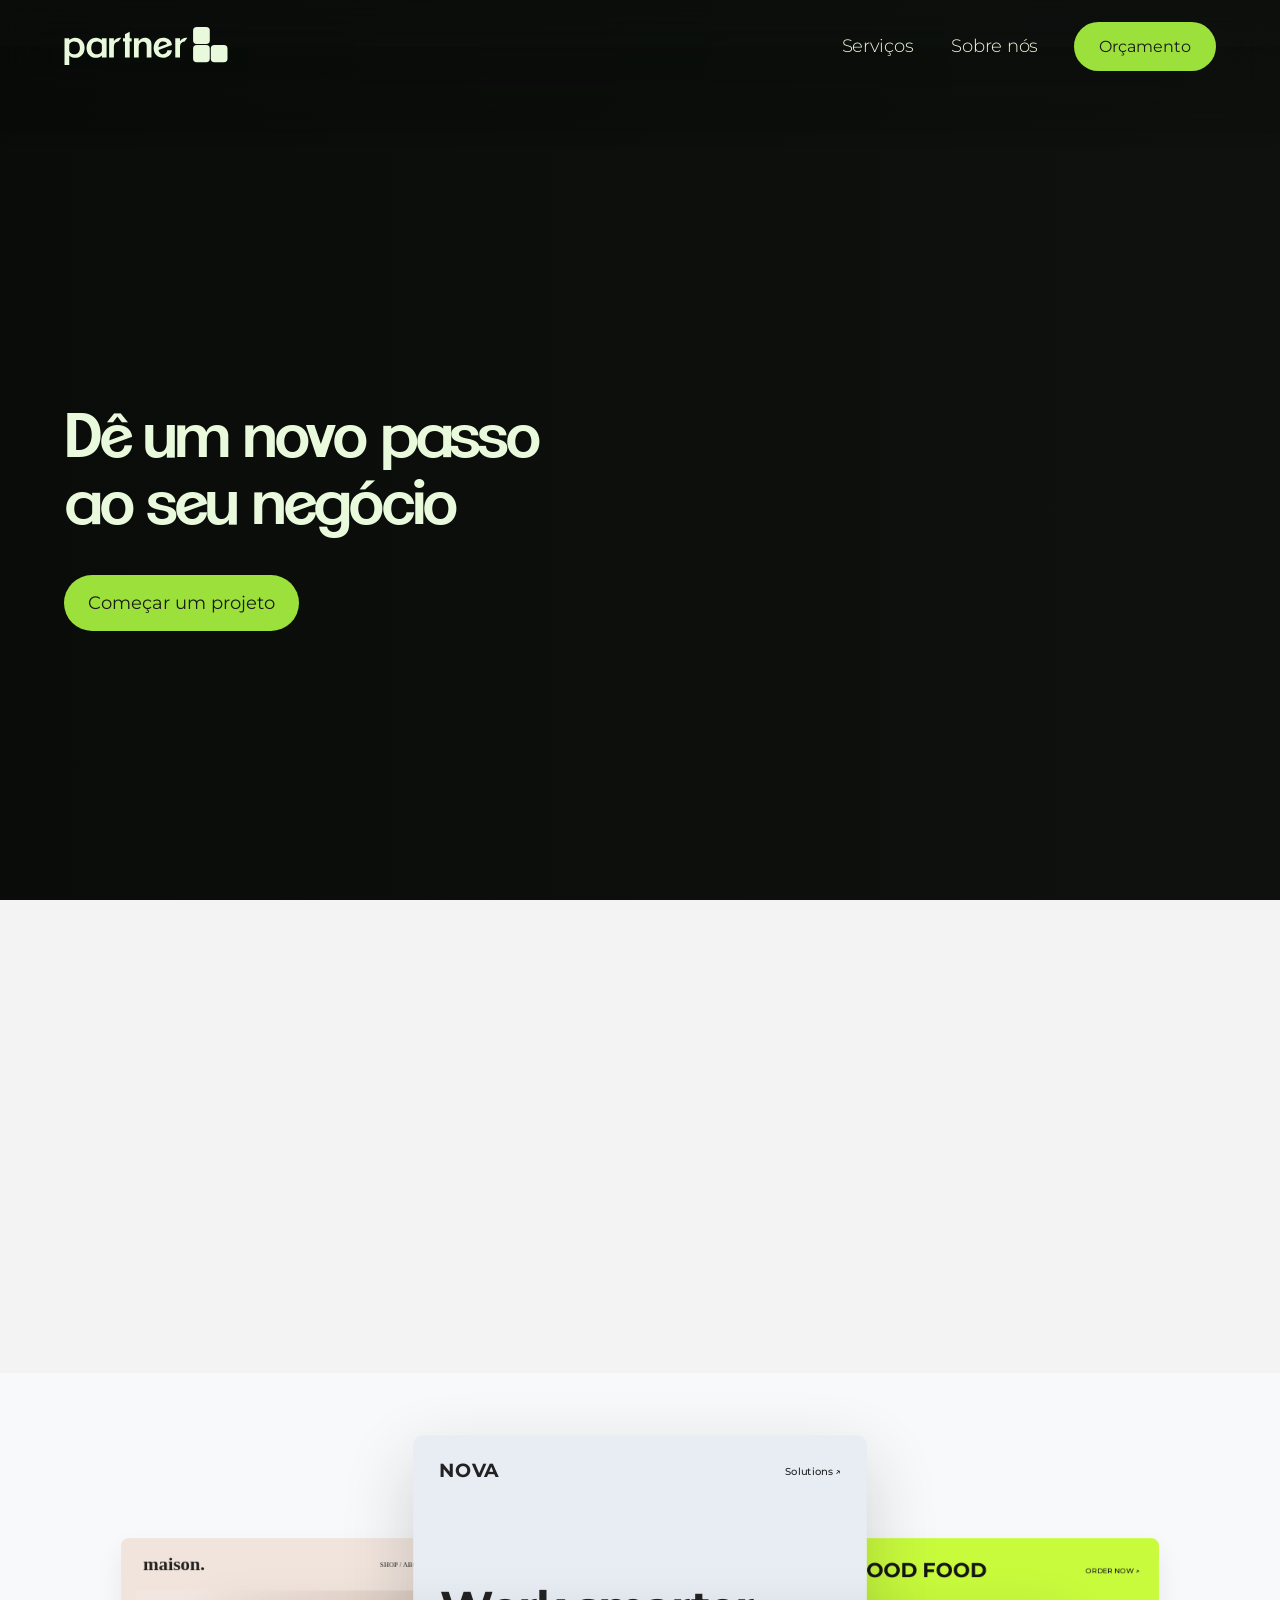
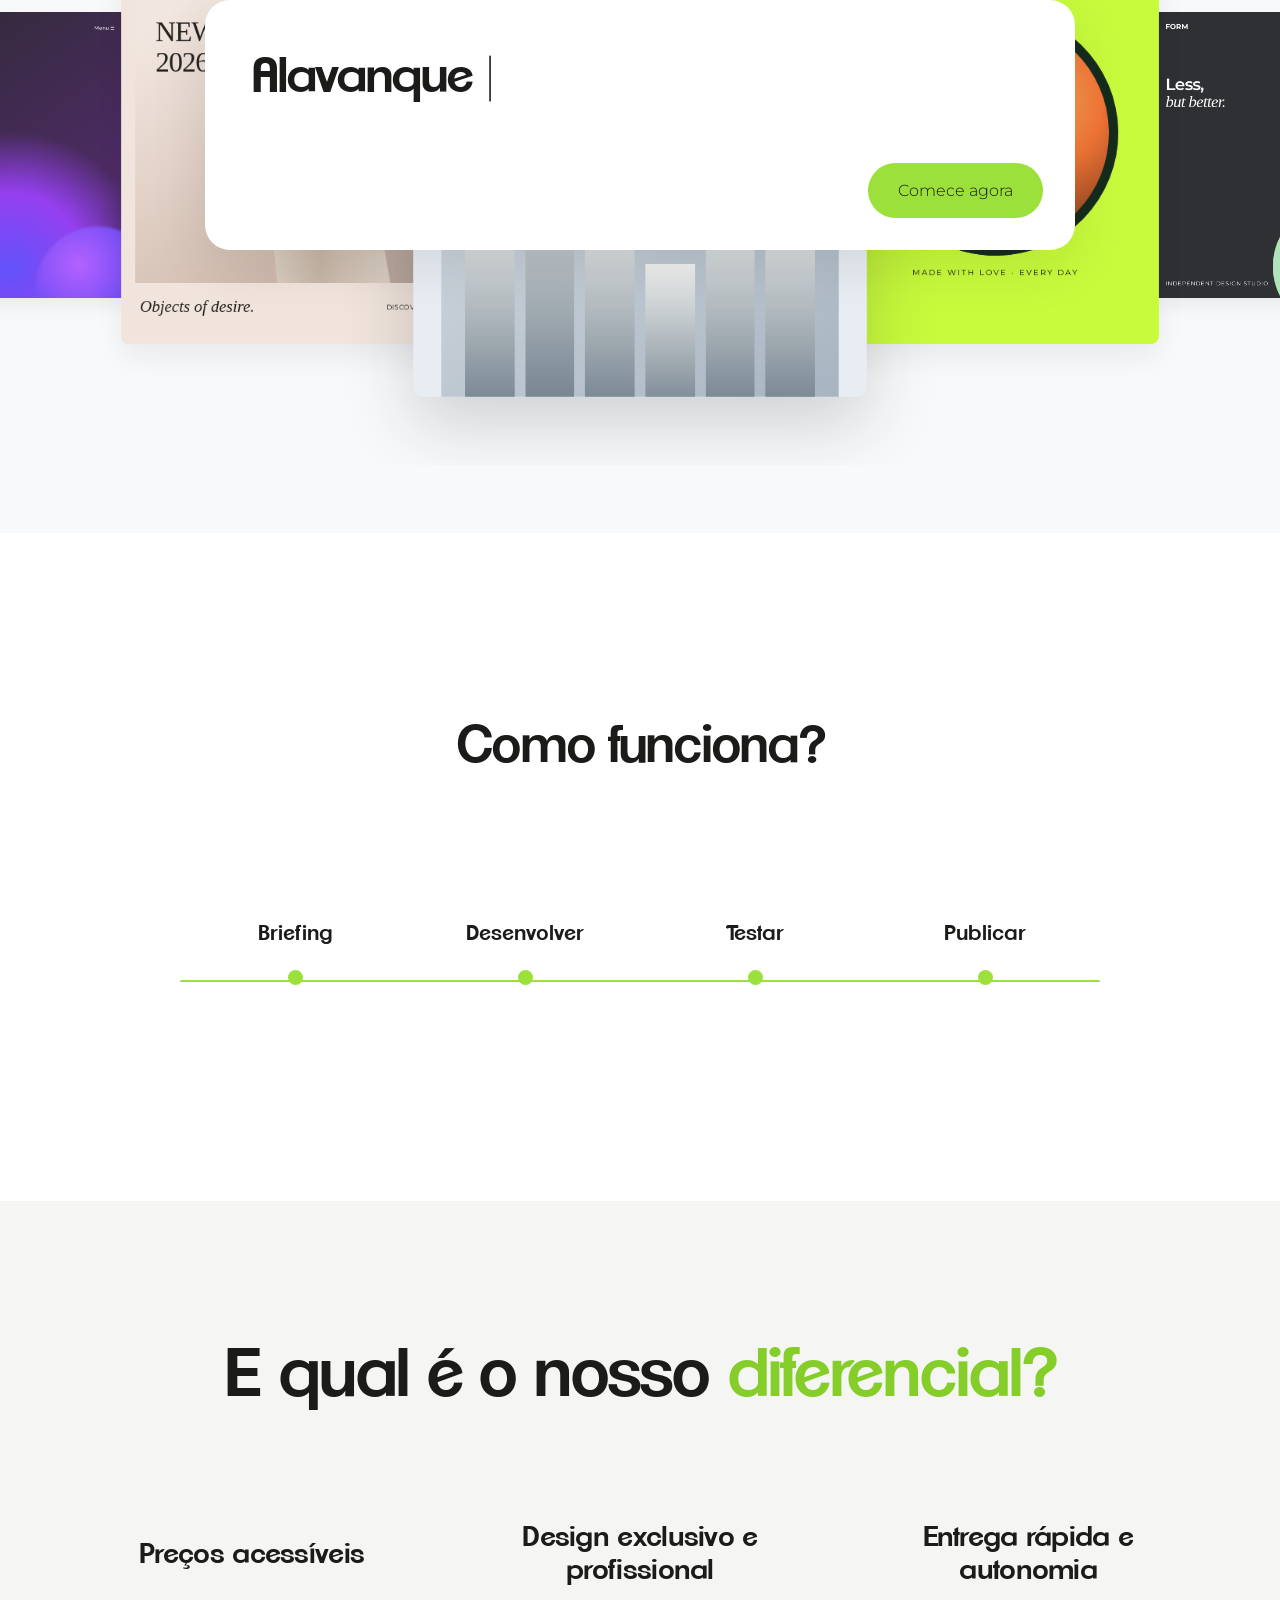
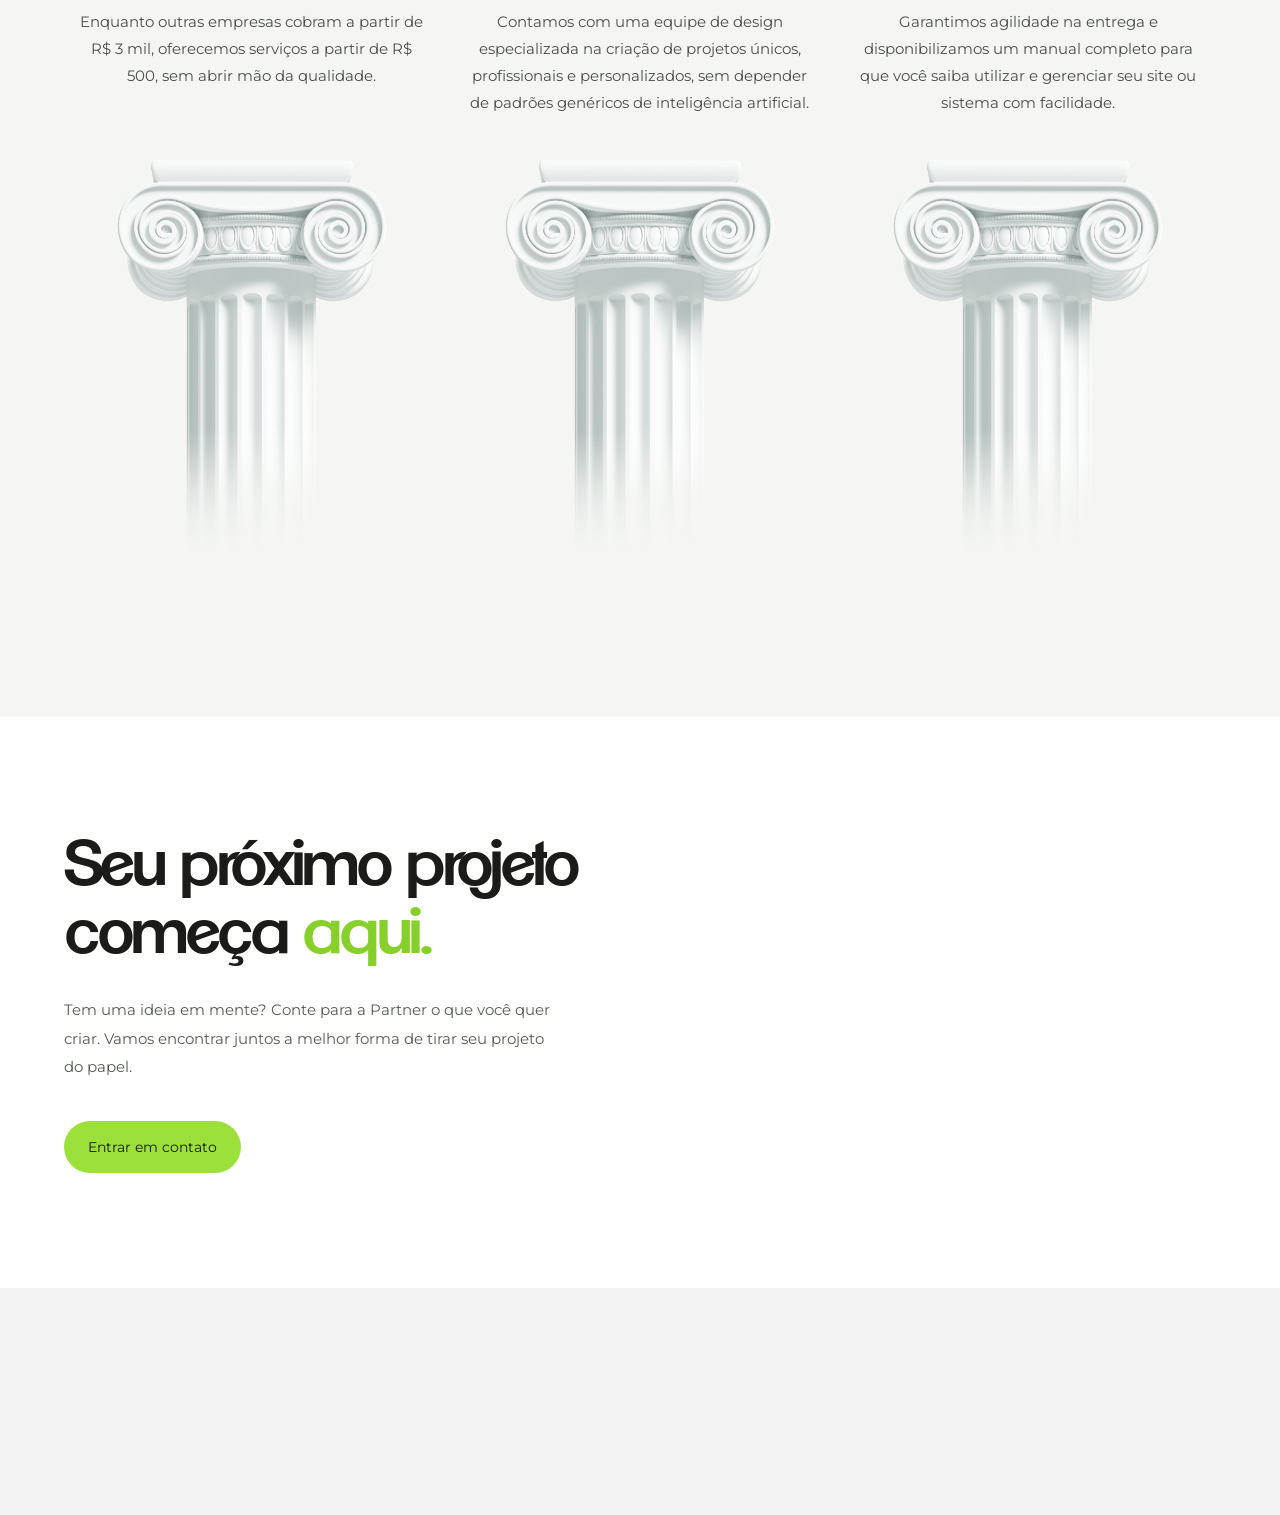
<file: index.html>
<!DOCTYPE html>
<html lang="pt-BR"><head><meta charset="utf-8"/><meta content="width=device-width,initial-scale=1" name="viewport"/><meta content="#1B1B1A" name="theme-color"/><meta content="Partner: sites, lojas virtuais e sistemas personalizados para negócios que querem evoluir." name="description"/><title>Partner | Desenvolvimento de sites e sistemas</title><link href="favicon.svg" rel="icon" type="image/svg+xml"/><link href="styles.css" rel="stylesheet"/></head><body><a class="skip" href="#conteudo">Ir para o conteúdo</a><header class="header wrap"><a aria-label="Partner início" class="brand" href="#inicio"><img alt="Partner" class="brand-logo brand-logo-light" src="logo-claro.svg"/><img alt="" aria-hidden="true" class="brand-logo brand-logo-dark" src="logo-escuro.svg"/></a><nav aria-label="Navegação principal" class="nav" id="nav"><div class="nav-services"><button class="nav-services-trigger" type="button" aria-expanded="false" aria-controls="services-submenu">Serviços </button><div class="services-submenu" id="services-submenu"><a href="landing-pages.html">Landing Pages</a><a href="cardapios-digitais.html">Cardápios Digitais</a><a href="sites.html">Sites</a><a href="ecommerces.html">E-commerces</a><a href="sistemas.html">Sistemas</a></div></div><a href="sobre-nos.html">Sobre nós</a></nav><a class="header-cta" href="#contato">Orçamento</a><button aria-controls="nav" aria-expanded="false" aria-label="Abrir menu" class="menu-toggle">☰</button></header><div class="nav-backdrop" aria-hidden="true"></div><main id="conteudo"><section class="hero wrap" id="inicio"><video aria-hidden="true" autoplay="" class="hero-video" loop="" muted="" playsinline="" preload="metadata"><source src="fundo.mp4" type="video/mp4"/></video><div class="hero-glow glow-a"></div><div class="hero-glow glow-b"></div><div class="hero-content"><h1 class="animated-title">Dê um novo passo<br/>ao seu negócio</h1><div class="actions"><a class="btn btn-lime" href="#contato">Começar um projeto</a></div></div></section><section class="intro wrap section" id="sobre"><div class="intro-grid"><h2 class="animated-title">O digital não precisa ser <span class="soft">complicado.</span> <span class="green-highlight">Nem caro.</span></h2></div><div class="intro-footer"><p>A Partner oferece o menor preço do mercado com o melhor padrão de qualidade em sites e sistemas.</p></div></section><section aria-label="Inspiração de projetos digitais" class="showcase"><div class="showcase-stage"><div class="showcase-track" id="showcase-track"><div class="showcase-preview preview-one"><div class="mini-nav">STUDIO / 01 <span>Menu ☰</span></div><div class="preview-one-main"><small>CREATIVE PORTFOLIO</small><strong>Shape the<br/>future.</strong><span>Explore projects ↗</span></div><div class="preview-one-orb"></div></div><div class="showcase-preview preview-two"><div class="mini-nav">maison. <span>SHOP / ABOUT</span></div><div class="preview-two-art"><div class="fashion-shape"></div><span>NEW COLLECTION<br/>2026</span></div><div class="preview-two-bottom">Objects of desire. <span>DISCOVER ↗</span></div></div><div class="showcase-preview preview-three"><div class="mini-nav">NOVA<span>Solutions ↗</span></div><div class="preview-three-heading">Work smarter.<br/><i>Move faster.</i></div><div class="preview-three-chart"><span></span><span></span><span></span><span></span><span></span><span></span></div><div class="preview-three-foot">Your business, connected.</div></div><div class="showcase-preview preview-four"><div class="mini-nav">GOOD FOOD <span>ORDER NOW ↗</span></div><div class="preview-four-disc"><span>fresh<br/>&amp; bold.</span></div><div class="preview-four-bottom">MADE WITH LOVE · EVERY DAY</div></div><div class="showcase-preview preview-five"><div class="mini-nav">FORM <span>WORK / STUDIO / CONTACT</span></div><div class="preview-five-main">Less,<br/><em>but better.</em></div><div class="preview-five-geometry"></div><div class="preview-five-foot">INDEPENDENT DESIGN STUDIO</div></div></div><div class="showcase-message"><h2 aria-label="Alavanque seu negócio com a Partner" class="showcase-typewriter"><span aria-hidden="true" class="typewriter-text"></span><span aria-hidden="true" class="typewriter-caret">|</span></h2><a class="showcase-cta" href="#contato">Comece agora</a></div></div><div class="showcase-controls"><div class="showcase-buttons"><button aria-label="Ver previews anteriores" id="showcase-prev" type="button"><img alt="" aria-hidden="true" src="volta.svg"/></button><button aria-label="Pausar animação" id="showcase-pause" type="button"><img alt="" aria-hidden="true" src="pause.svg"/></button><button aria-label="Ver próximos previews" id="showcase-next" type="button"><img alt="" aria-hidden="true" src="avanca.svg"/></button></div></div></section><section aria-label="Etapas do nosso processo" class="partner-timeline" id="linha-do-tempo"><h2 class="timeline-section-heading">Como funciona?</h2><div class="timeline-inner"><ol class="timeline-steps"><li class="timeline-step"><button aria-controls="timeline-card" aria-expanded="false" class="timeline-trigger" data-description="Conversamos sobre sua ideia, entendemos as necessidades do negócio e definimos os objetivos do projeto." data-title="Briefing" type="button"><span class="timeline-name">Briefing</span><span aria-hidden="true" class="timeline-dot"></span></button></li><li class="timeline-step"><button aria-controls="timeline-card" aria-expanded="false" class="timeline-trigger" data-description="Criamos a estrutura, o design e as funcionalidades do seu site ou sistema." data-title="Desenvolver" type="button"><span class="timeline-name">Desenvolver</span><span aria-hidden="true" class="timeline-dot"></span></button></li><li class="timeline-step"><button aria-controls="timeline-card" aria-expanded="false" class="timeline-trigger" data-description="Realizamos testes e revisões para garantir uma experiência fluida e funcional." data-title="Testar" type="button"><span class="timeline-name">Testar</span><span aria-hidden="true" class="timeline-dot"></span></button></li><li class="timeline-step"><button aria-controls="timeline-card" aria-expanded="false" class="timeline-trigger" data-description="Colocamos o projeto no ar e entregamos tudo pronto para você começar." data-title="Publicar" type="button"><span class="timeline-name">Publicar</span><span aria-hidden="true" class="timeline-dot"></span></button></li></ol><div aria-hidden="true" class="timeline-line"></div><div class="timeline-detail" hidden="" id="timeline-card"><button aria-label="Fechar explicação" class="timeline-close" type="button">×</button><h2 class="timeline-detail-title"></h2><p class="timeline-detail-description"></p></div></div></section><section aria-labelledby="differentials-heading" class="partner-differentials" id="diferenciais"><div class="differentials-wrap"><div class="differentials-intro"><h2 id="differentials-heading">E qual é o nosso <span>diferencial?</span></h2></div><div class="differentials-grid"><article class="differential-item"><h3>Preços acessíveis</h3><p>Enquanto outras empresas cobram a partir de R$ 3 mil, oferecemos serviços a partir de R$ 500, sem abrir mão da qualidade.</p><img class="differential-pillar" src="pilar.png" alt="" aria-hidden="true" loading="lazy"/></article><article class="differential-item"><h3>Design exclusivo e profissional</h3><p>Contamos com uma equipe de design especializada na criação de projetos únicos, profissionais e personalizados, sem depender de padrões genéricos de inteligência artificial.</p><img class="differential-pillar" src="pilar.png" alt="" aria-hidden="true" loading="lazy"/></article><article class="differential-item"><h3>Entrega rápida e autonomia</h3><p>Garantimos agilidade na entrega e disponibilizamos um manual completo para que você saiba utilizar e gerenciar seu site ou sistema com facilidade.</p><img class="differential-pillar" src="pilar.png" alt="" aria-hidden="true" loading="lazy"/></article></div></div></section><section class="contact wrap partner-contact" id="contato" aria-labelledby="partner-contact-title"><div class="contact-inner"><h2 id="partner-contact-title">Seu próximo projeto começa <span>aqui.</span></h2><p>Tem uma ideia em mente? Conte para a Partner o que você quer criar. Vamos encontrar juntos a melhor forma de tirar seu projeto do papel.</p><a class="btn btn-dark" href="mailto:contato@exemplo.com?subject=Quero%20conversar%20sobre%20um%20projeto" id="contact-link">Entrar em contato</a></div><div class="partner-contact-media"><video class="partner-contact-video" src="partner-contato.mp4" autoplay muted loop playsinline preload="metadata" aria-label="Animação da marca Partner"></video></div></section><footer class="footer wrap"><div class="footer-top"><a class="brand" href="#inicio"><img alt="Partner" class="brand-logo brand-logo-light" src="logo-claro.svg"/><img alt="" aria-hidden="true" class="brand-logo brand-logo-dark" src="logo-escuro.svg"/></a><p>Tecnologia para transformar<br/>o que vem pela frente.</p></div><div class="footer-bottom"><span>© <span id="year"></span> Partner. Todos os direitos reservados.</span><span>Desenvolvimento digital com propósito.</span><a href="#inicio">Voltar ao topo ↑</a></div></footer><script src="script.js"></script></body></html>
</file>
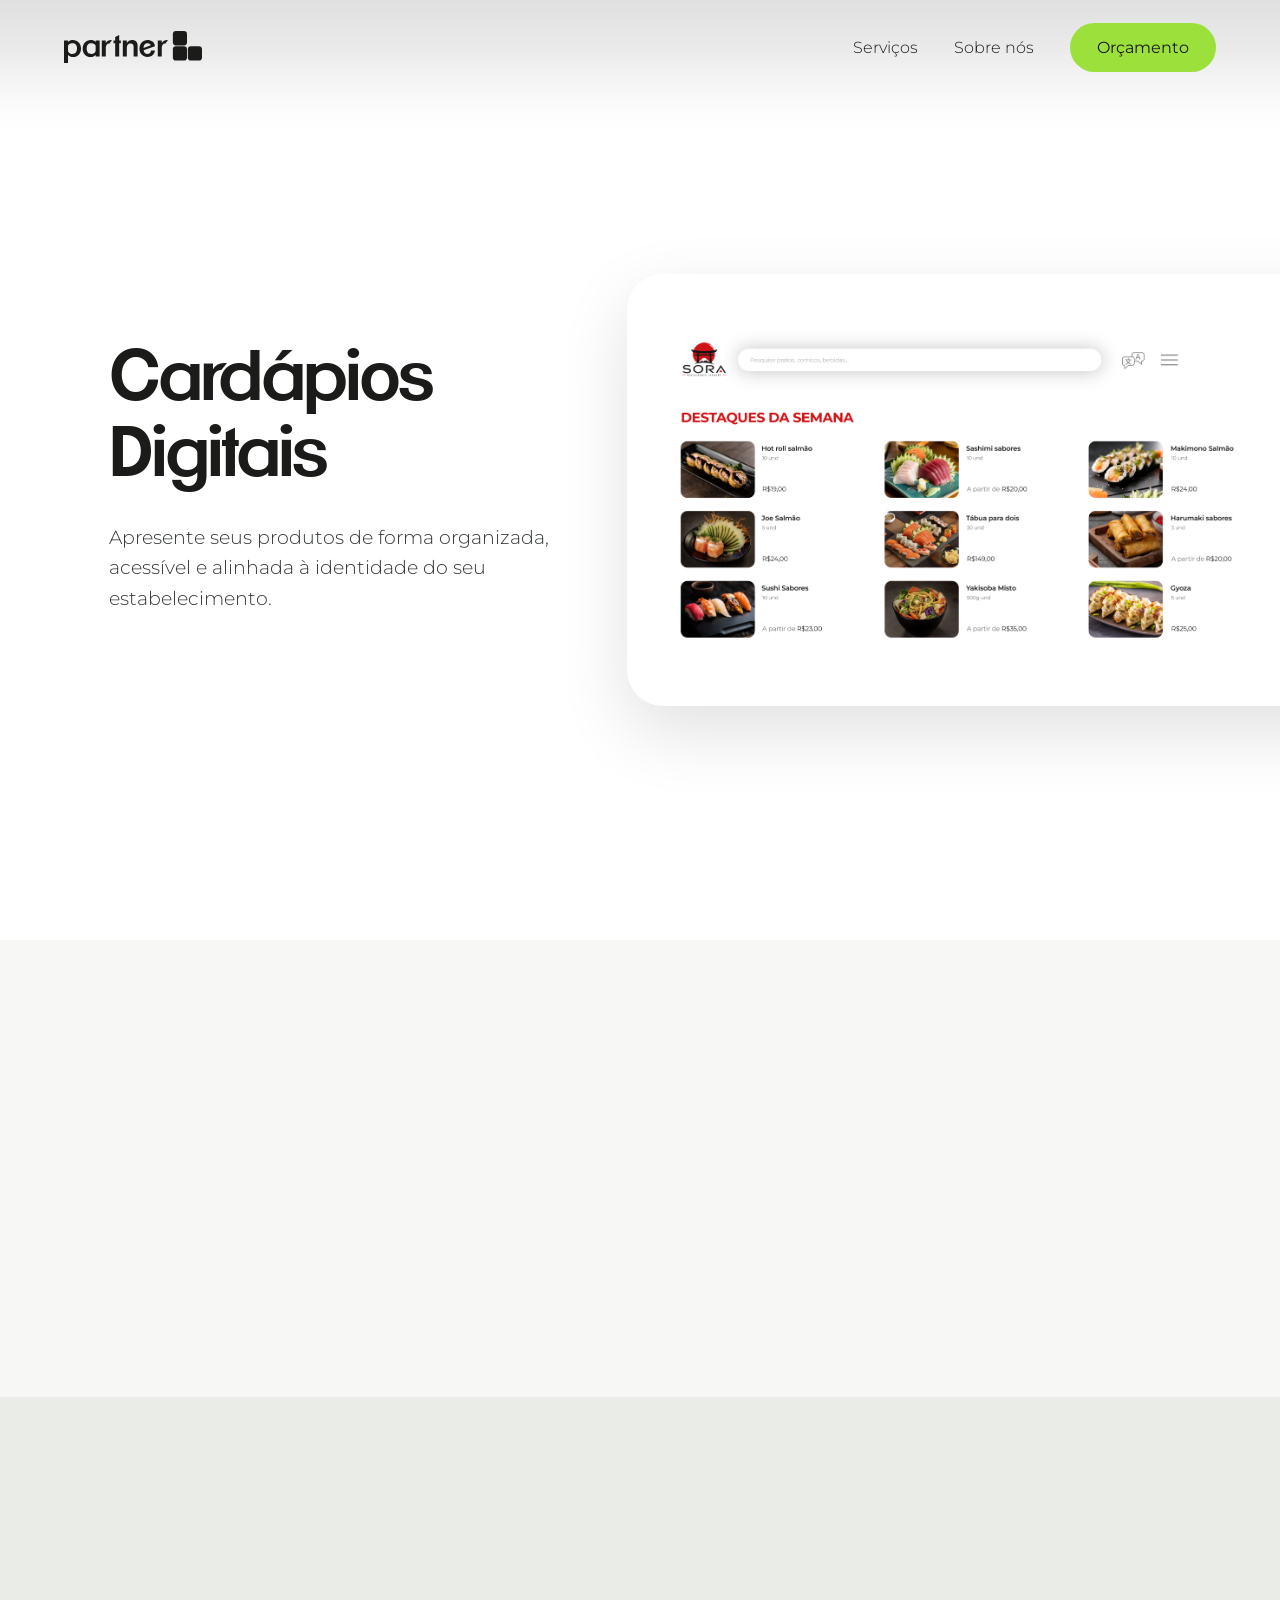
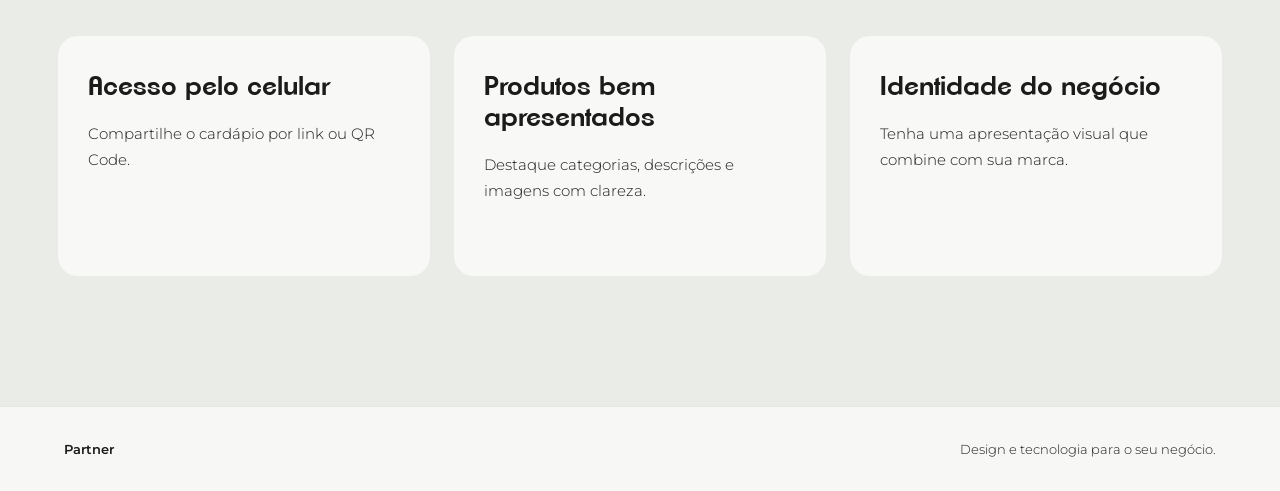
<file: cardapios-digitais.html>
<!DOCTYPE html>
<html lang="pt-BR"><head><meta charset="utf-8"/><meta content="width=device-width, initial-scale=1" name="viewport"/><meta content="Apresente seus produtos de forma organizada, acessível e alinhada à identidade do seu estabelecimento." name="description"/><title>Cardápios Digitais | Partner</title><link href="favicon.svg" rel="icon"/><link href="styles.css" rel="stylesheet"/><link href="servicos-internos.css" rel="stylesheet"/></head><body class="service-page"><header class="service-header"><a aria-label="Partner, página inicial" class="service-logo" href="index.html"><img alt="Partner" src="logo-escuro.svg"/></a><nav aria-label="Navegação" class="service-nav"><div class="service-dropdown"><button aria-controls="service-submenu" aria-expanded="false" class="service-menu-button" type="button">Serviços</button><div class="service-submenu" id="service-submenu"><a href="landing-pages.html">Landing Pages</a><a aria-current="page" href="cardapios-digitais.html">Cardápios Digitais</a><a href="sites.html">Sites</a><a href="ecommerces.html">E-commerces</a><a href="sistemas.html">Sistemas</a></div></div><a href="sobre-nos.html">Sobre nós</a><a class="service-budget" href="index.html#contato">Orçamento</a></nav></header><main><section class="service-hero"><div class="service-hero-inner"><h1>Cardápios Digitais</h1><p class="service-lead">Apresente seus produtos de forma organizada, acessível e alinhada à identidade do seu estabelecimento.</p></div><div class="landing-video-frame"><img src="cardapio.png" alt="Demonstração de cardápio digital" loading="eager" decoding="async"/></div></section><section class="service-explain"><div><h2>Uma solução com propósito.</h2></div><p>Um cardápio digital permite que clientes consultem itens, descrições e preços pelo celular, sem depender de um material impresso. A apresentação pode valorizar fotos, categorias e informações importantes, tornando a escolha mais simples.</p></section><section class="service-features"><h2>O que esse serviço pode oferecer?</h2><div class="service-feature-grid"><article class="feature"><h3>Acesso pelo celular</h3><p>Compartilhe o cardápio por link ou QR Code.</p></article><article class="feature"><h3>Produtos bem apresentados</h3><p>Destaque categorias, descrições e imagens com clareza.</p></article><article class="feature"><h3>Identidade do negócio</h3><p>Tenha uma apresentação visual que combine com sua marca.</p></article></div></section></main><footer class="service-footer"><a href="index.html">Partner</a><span>Design e tecnologia para o seu negócio.</span></footer><script defer="" src="servicos-internos.js"></script><script defer="" src="landing-entrada.js"></script></body></html>
</file>
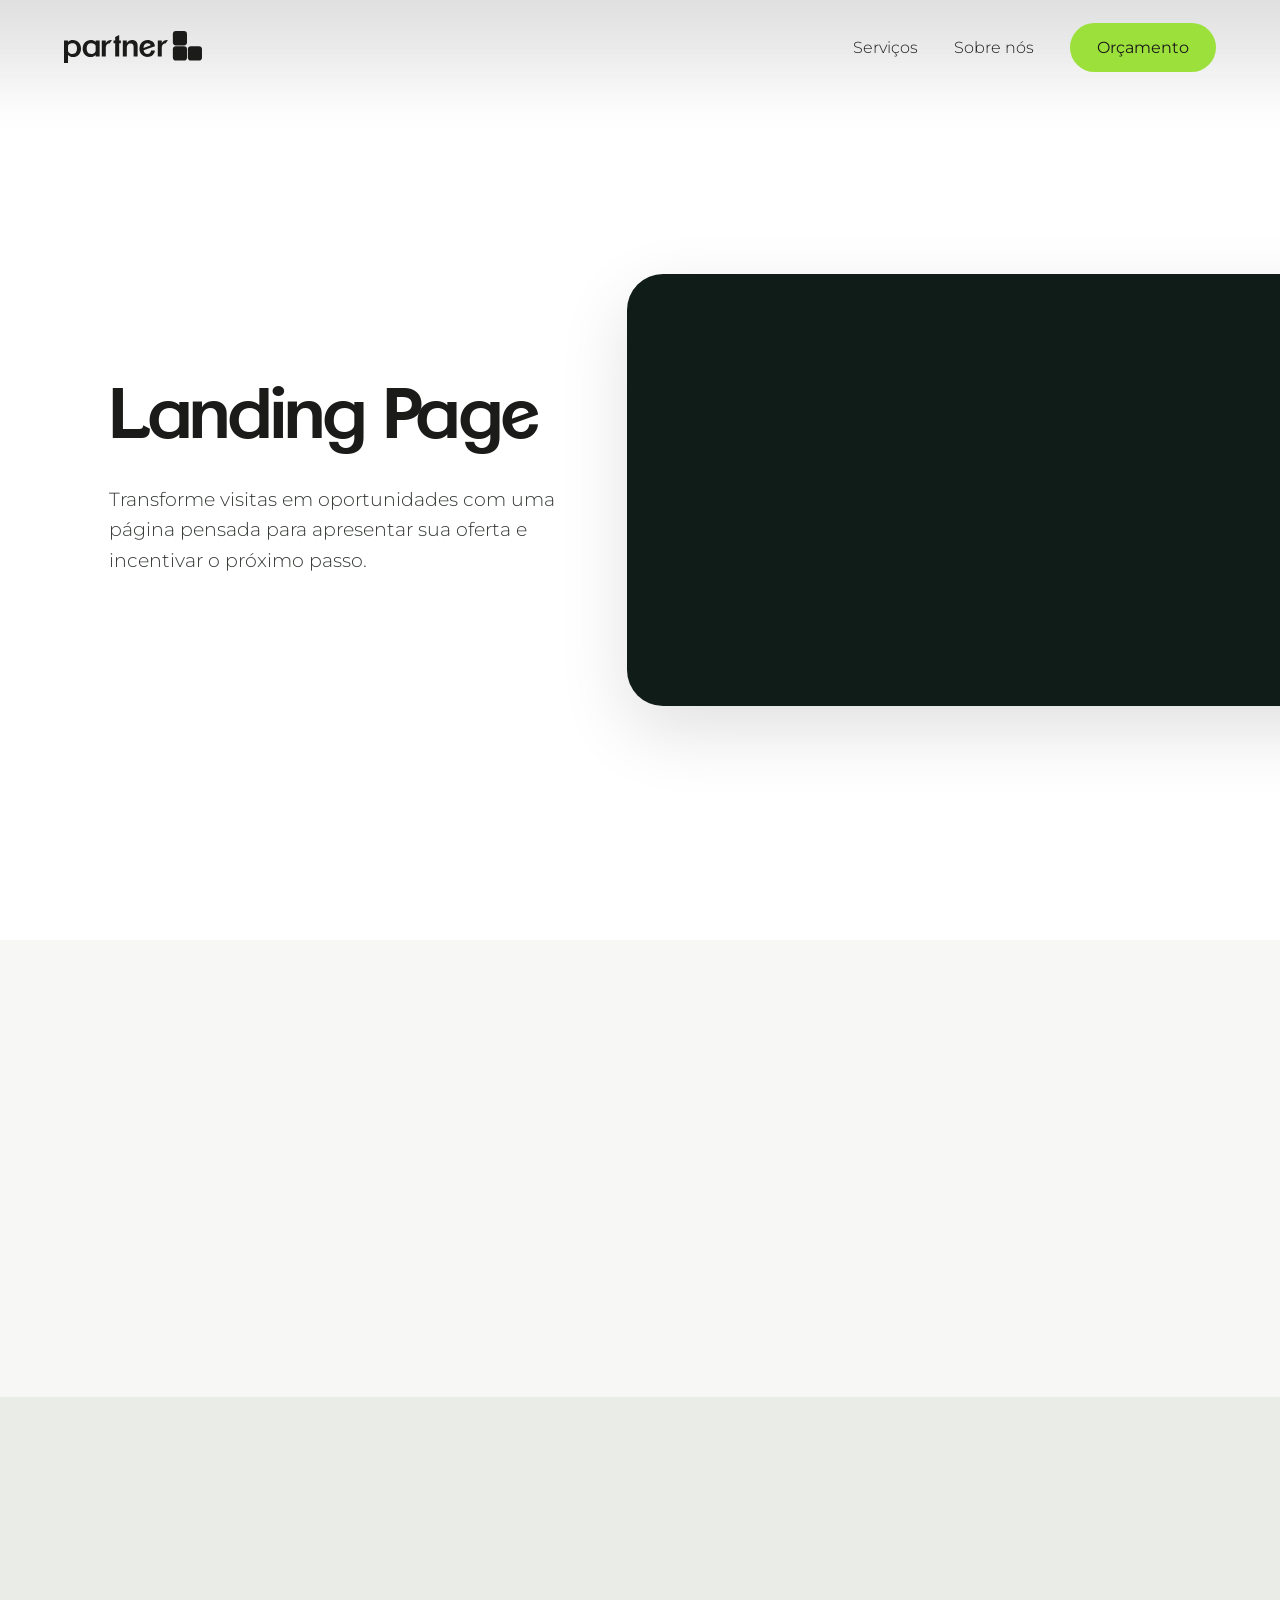
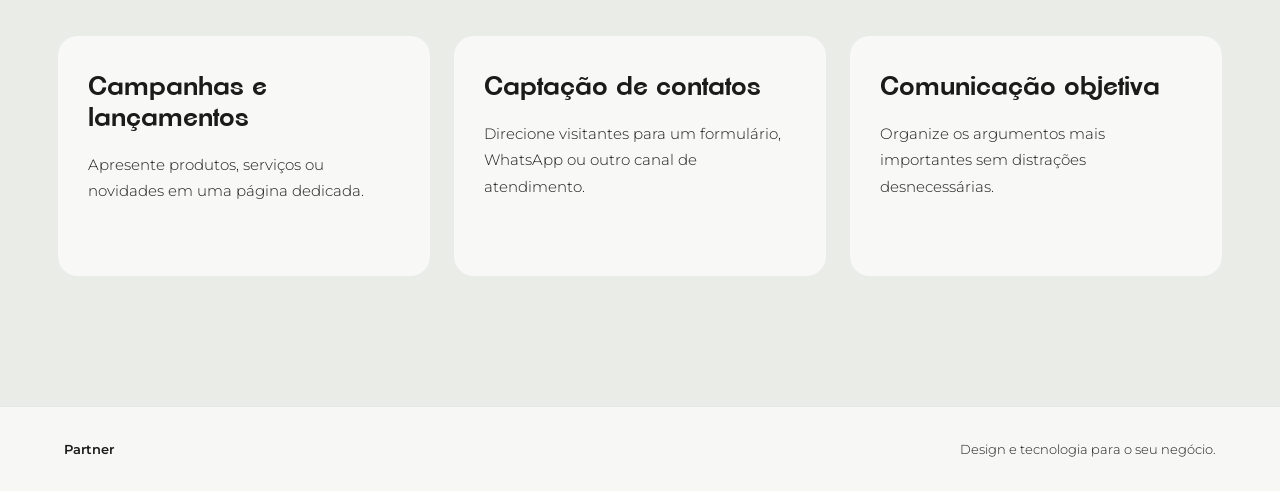
<file: landing-pages.html>
<!doctype html><html lang="pt-BR"><head><meta charset="utf-8"><meta name="viewport" content="width=device-width, initial-scale=1"><meta name="description" content="Transforme visitas em oportunidades com uma página pensada para apresentar sua oferta e incentivar o próximo passo."><title>Landing Pages | Partner</title><link rel="icon" href="favicon.svg"><link rel="stylesheet" href="styles.css"><link rel="stylesheet" href="servicos-internos.css"></head><body class="service-page"><header class="service-header"><a class="service-logo" href="index.html" aria-label="Partner, página inicial"><img src="logo-escuro.svg" alt="Partner"></a><nav class="service-nav" aria-label="Navegação"><div class="service-dropdown"><button type="button" class="service-menu-button" aria-expanded="false" aria-controls="service-submenu">Serviços</button><div id="service-submenu" class="service-submenu"><a href="landing-pages.html" aria-current="page">Landing Pages</a><a href="cardapios-digitais.html">Cardápios Digitais</a><a href="sites.html">Sites</a><a href="ecommerces.html">E-commerces</a><a href="sistemas.html">Sistemas</a></div></div><a href="sobre-nos.html">Sobre nós</a><a class="service-budget" href="index.html#contato">Orçamento</a></nav></header><main><section class="service-hero"><div class="service-hero-inner"><h1>Landing Page</h1><p class="service-lead">Transforme visitas em oportunidades com uma página pensada para apresentar sua oferta e incentivar o próximo passo.</p></div><div class="landing-video-frame"><video autoplay muted loop playsinline preload="metadata" aria-label="Demonstração de landing page imobiliária"><source src="partner-imobiliaria.mp4" type="video/mp4"></video></div></section><section class="service-explain"><div><h2>Uma solução com propósito.</h2></div><p>Uma landing page concentra a atenção em uma ação específica: pedir um orçamento, entrar em contato, fazer uma inscrição ou conhecer uma oferta. Com conteúdo direto, design personalizado e navegação responsiva, ela facilita a jornada de quem chega até sua marca.</p></section><section class="service-features"><h2>O que esse serviço pode oferecer?</h2><div class="service-feature-grid"><article class="feature"><h3>Campanhas e lançamentos</h3><p>Apresente produtos, serviços ou novidades em uma página dedicada.</p></article><article class="feature"><h3>Captação de contatos</h3><p>Direcione visitantes para um formulário, WhatsApp ou outro canal de atendimento.</p></article><article class="feature"><h3>Comunicação objetiva</h3><p>Organize os argumentos mais importantes sem distrações desnecessárias.</p></article></div></section></main><footer class="service-footer"><a href="index.html">Partner</a><span>Design e tecnologia para o seu negócio.</span></footer><script src="servicos-internos.js" defer></script><script src="landing-entrada.js" defer></script></body></html>
</file>
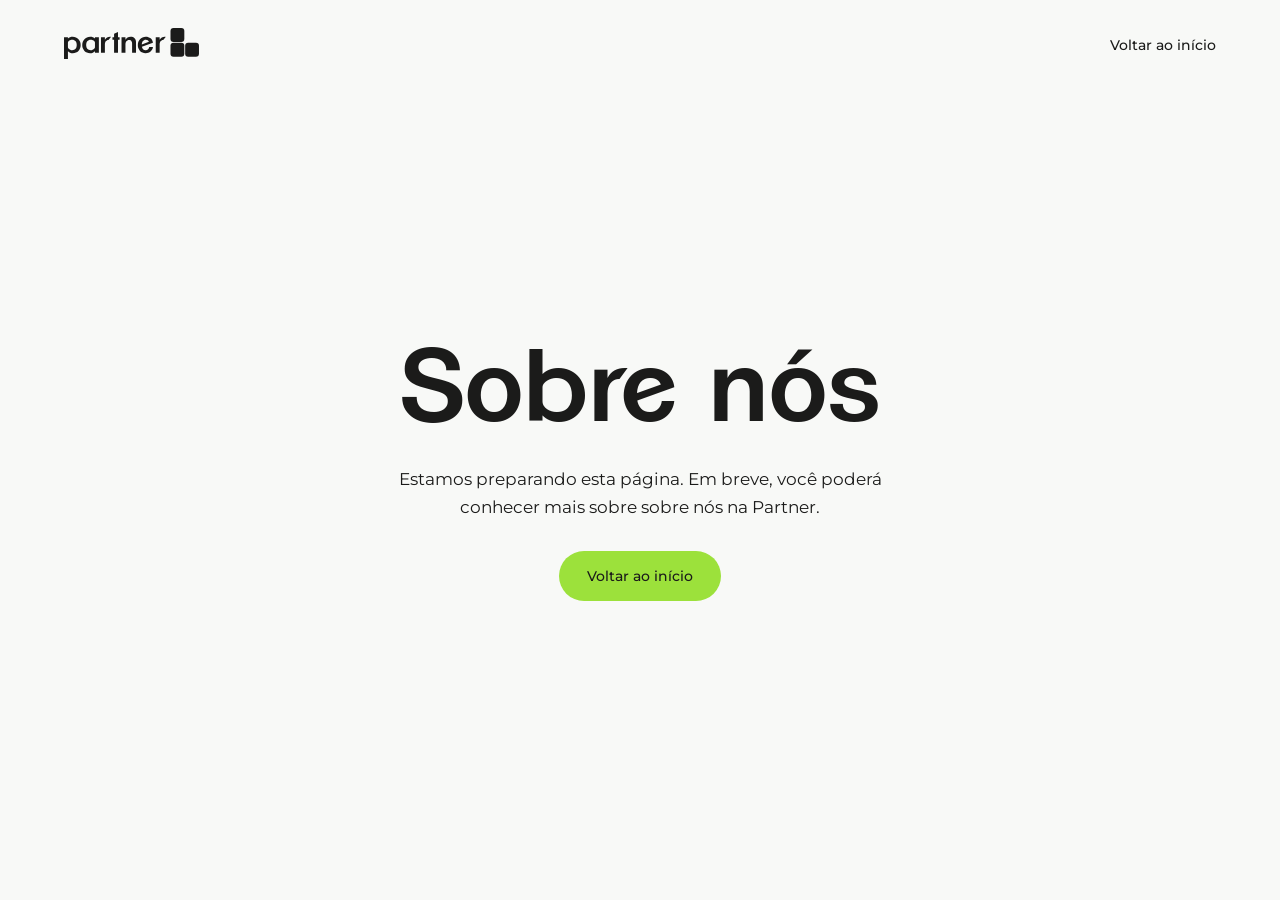
<file: sobre-nos.html>
<!doctype html><html lang="pt-BR"><head><meta charset="utf-8"><meta name="viewport" content="width=device-width, initial-scale=1"><title>Sobre nós | Partner</title><link rel="icon" href="favicon.svg"><link rel="stylesheet" href="styles.css"><style>body{margin:0;background:#f8f9f7;color:#1b1b1a}.inner-page{min-height:100svh;display:grid;place-items:center;padding:130px 24px 90px;text-align:center}.inner-page h1{font-family:ClementePDak,Montserrat,Arial,sans-serif;font-size:clamp(48px,8vw,100px);line-height:1.05;margin:0 0 22px}.inner-page p{font:400 17px/1.6 Montserrat,Arial,sans-serif;max-width:550px;margin:0 auto 30px}.inner-page a{display:inline-block;background:#9ce13b;color:#1b1b1a;padding:16px 28px;border-radius:40px;text-decoration:none;font:500 14px Montserrat,Arial,sans-serif}.simple-header{position:absolute;top:0;left:0;right:0;display:flex;align-items:center;justify-content:space-between;padding:28px clamp(24px,5vw,90px)}.simple-header img{width:135px;max-height:42px}.simple-header a{color:#1b1b1a;text-decoration:none;font:500 14px Montserrat,Arial,sans-serif}</style></head><body><header class="simple-header"><a href="index.html" aria-label="Voltar à página inicial"><img src="logo-escuro.svg" alt="Partner"></a><a href="index.html">Voltar ao início</a></header><main class="inner-page"><div><h1>Sobre nós</h1><p>Estamos preparando esta página. Em breve, você poderá conhecer mais sobre sobre nós na Partner.</p><a href="index.html">Voltar ao início</a></div></main></body></html>
</file>
<file: styles.css>
/* Fontes locais da identidade Partner: coloque os arquivos na pasta fonts/ */
@font-face{font-family:'ClementePDak';src:url('./fonts/ClementePDak-SemiBold.ttf') format('truetype');font-style:normal;font-weight:600;font-display:swap}
@font-face{font-family:'Montserrat';src:url('./fonts/Montserrat-Regular.ttf') format('truetype');font-style:normal;font-weight:400;font-display:swap}
@font-face{font-family:'Montserrat';src:url('./fonts/Montserrat-Medium.ttf') format('truetype');font-style:normal;font-weight:500;font-display:swap}
@font-face{font-family:'Montserrat';src:url('./fonts/Montserrat-SemiBold.ttf') format('truetype');font-style:normal;font-weight:600;font-display:swap}
@font-face{font-family:'Montserrat';src:url('./fonts/Montserrat-Bold.ttf') format('truetype');font-style:normal;font-weight:700;font-display:swap}
@font-face{font-family:'Montserrat';src:url('./fonts/Montserrat-Italic.ttf') format('truetype');font-style:italic;font-weight:400;font-display:swap}
@font-face{font-family:'Montserrat';src:url('./fonts/Montserrat-MediumItalic.ttf') format('truetype');font-style:italic;font-weight:500;font-display:swap}
@font-face{font-family:'Montserrat';src:url('./fonts/Montserrat-SemiBoldItalic.ttf') format('truetype');font-style:italic;font-weight:600;font-display:swap}
/* Títulos com a fonte principal; corpo e navegação com a fonte de apoio */
.hero h1,.intro h2,.section-heading h2,.process h2,.statement h2,.contact h2,.service h3{font-family:'ClementePDak','Montserrat',Arial,sans-serif;font-weight:600;letter-spacing:-.045em}

:root{--lime:#9CE13B;--pale:#E9F9DC;--ink:#1B1B1A;--paper:#f3f3f4;--line:#dededd;--muted:#6b6b69}*{box-sizing:border-box}html{scroll-behavior:smooth}body{margin:0;background:var(--paper);color:var(--ink);font-family:Montserrat,Arial,sans-serif;-webkit-font-smoothing:antialiased}a{color:inherit;text-decoration:none}button{font:inherit}::selection{background:var(--lime);color:var(--ink)}.wrap{max-width:1540px;margin-inline:auto;padding-inline:clamp(22px,5vw,80px)}.skip{position:absolute;top:-100px;left:20px;background:var(--lime);padding:12px;z-index:99}.skip:focus{top:10px}.header{height:98px;display:flex;align-items:center;gap:36px;justify-content:space-between}.brand{display:inline-flex;align-items:center;gap:10px;font-size:31px;letter-spacing:-2px;font-weight:800}.mark{display:grid;grid-template-columns:repeat(2,1fr);gap:3px;width:32px;height:32px;flex-shrink:0}.mark i{background:var(--lime);border-radius:27%}.mark i:nth-child(2){background:var(--ink)}.nav{display:flex;gap:36px;margin-left:auto}.nav a{font-size:13px;font-weight:600;transition:opacity .2s}.nav a:hover{opacity:.5}.header-cta{background:var(--ink);color:white;padding:14px 20px;border-radius:8px;font-size:13px;font-weight:600;white-space:nowrap}.header-cta span{margin-left:18px}.menu-toggle{display:none}.hero{position:relative;min-height:720px;border-radius:30px;overflow:hidden;background:#101210;color:white;isolation:isolate;display:flex;flex-direction:column;justify-content:space-between;padding-top:100px;padding-bottom:35px}.hero:after{content:"";position:absolute;inset:0;z-index:-1;background:linear-gradient(90deg,rgba(11,13,11,.95) 0%,rgba(11,13,11,.86) 43%,rgba(11,13,11,.1) 100%)}.hero-glow{position:absolute;z-index:-2;filter:blur(33px);transform:rotate(-25deg);border-radius:50%;pointer-events:none}.glow-a{width:440px;height:950px;right:6%;top:-110px;background:linear-gradient(90deg,transparent 10%,#8eea3d 40%,#d3ffa1 48%,#2c5d1b 56%,transparent 80%);opacity:.85}.glow-b{width:280px;height:730px;right:22%;top:90px;background:linear-gradient(90deg,transparent,#7bc631 45%,transparent);opacity:.45}.hero-content{position:relative;max-width:920px}.eyebrow{font-size:11px;letter-spacing:2.1px;font-weight:700;margin:0 0 38px}.eyebrow.light{color:#c3c9c1}.dot{display:inline-block;width:8px;height:8px;border-radius:50%;background:var(--lime);margin-right:9px}.hero h1{font-size:clamp(48px,6.1vw,94px);font-weight:500;letter-spacing:-.07em;line-height:1.08;margin:0}.hero h1 em{font-style:normal;color:var(--lime)}.hero-desc{font-size:16px;line-height:1.8;color:#d1d4cf;max-width:560px;margin:34px 0}.actions{display:flex;gap:12px;flex-wrap:wrap}.btn{display:inline-flex;align-items:center;justify-content:space-between;gap:25px;border-radius:100px;padding:17px 24px;font-size:14px;font-weight:700;transition:transform .2s,background .2s}.btn:hover{transform:translateY(-3px)}.btn-lime{background:var(--lime);color:var(--ink)}.btn-outline{border:1px solid #b1b6ae;color:white}.hero-bottom{position:relative;display:flex;justify-content:space-between;color:#a8aaa5;font-size:10px;letter-spacing:1.2px}.section{padding-top:150px;padding-bottom:150px}.section-label{display:flex;align-items:center;gap:25px;margin-bottom:75px}.index{font-size:11px;font-weight:700;letter-spacing:1.4px;white-space:nowrap}.small-line{height:1px;background:var(--line);flex:1}.intro-grid{display:grid;grid-template-columns:1fr 2fr;gap:65px}.side-copy{font-size:21px;line-height:1.5;max-width:280px;margin:0}.intro h2,.section-heading h2,.process h2{font-size:clamp(40px,5vw,72px);line-height:1.14;font-weight:500;letter-spacing:-.07em;margin:0}.soft{color:#1b1b1a}.intro-footer{display:flex;justify-content:flex-end;gap:100px;margin-top:70px;align-items:end}.intro-footer p{font-size:16px;line-height:1.8;max-width:540px;margin:0}.text-link{font-size:13px;font-weight:700;border-bottom:1px solid;padding-bottom:10px;white-space:nowrap}.services{background:#eaeaea}.section-heading{display:flex;justify-content:space-between;gap:40px;align-items:end;margin-bottom:70px}.section-heading p{max-width:310px;font-size:14px;line-height:1.8;color:var(--muted);margin:0}.service-list{border-top:1px solid #c9c9c9}.service{display:grid;grid-template-columns:110px 1fr 40px;align-items:center;border-bottom:1px solid #c9c9c9;padding:38px 0;gap:20px}.service-number{font-size:12px;color:var(--muted)}.service h3{font-size:clamp(26px,3.1vw,43px);font-weight:500;letter-spacing:-.05em;margin:0 0 10px}.service p{font-size:14px;color:var(--muted);line-height:1.7;margin:0}.service-arrow{font-size:30px;font-weight:400}.statement{min-height:620px;background:#141714;color:white;border-radius:30px;position:relative;overflow:hidden;isolation:isolate;display:flex;align-items:center;margin-top:40px;margin-bottom:40px}.statement-glow{position:absolute;z-index:-1;width:600px;height:680px;right:-140px;top:-90px;transform:rotate(38deg);border-radius:50%;background:radial-gradient(ellipse,#b5ff69 0%,#5d9c28 20%,#1c351c 42%,transparent 70%);filter:blur(55px);opacity:.8}.statement-inner{max-width:840px;padding-block:90px}.statement h2{font-size:clamp(48px,6vw,88px);font-weight:500;line-height:1.1;letter-spacing:-.07em;margin:0 0 28px}.statement h2 span{color:var(--lime)}.statement p:not(.eyebrow){max-width:430px;font-size:15px;color:#c7cec5;line-height:1.8;margin-bottom:30px}.project-grid{display:grid;grid-template-columns:1.35fr 1fr;gap:24px}.project-art{height:450px;position:relative;border-radius:18px;overflow:hidden;display:flex;align-items:center;justify-content:center;padding:30px}.art-commerce{background:#d8e4d0}.art-system{background:#d9d9d8}.art-tag{position:absolute;bottom:17px;left:19px;background:#fff;padding:8px 11px;border-radius:30px;font-size:9px;letter-spacing:.7px;font-weight:700}.mock-browser{width:92%;height:78%;border-radius:13px;background:#f8f8f4;box-shadow:0 30px 70px #28362230;overflow:hidden;transform:rotate(-4deg)}.browser-top{height:34px;background:#fff;display:flex;align-items:center;gap:5px;padding:0 13px}.browser-top b{width:7px;height:7px;border-radius:50%;background:#c4c4c4}.browser-top span{margin:auto;color:#999;font-size:9px}.browser-body{height:calc(100% - 34px);display:flex;align-items:center;padding:30px;gap:15px}.browser-copy{flex:1;display:flex;flex-direction:column;align-items:start;gap:20px}.browser-copy small{font-size:9px;letter-spacing:1px}.browser-copy strong{font-size:clamp(19px,2.5vw,37px);line-height:1.1;letter-spacing:-.06em}.mini-pill{font-size:9px;background:var(--ink);color:white;border-radius:20px;padding:10px}.browser-product{flex:1;display:flex;gap:9px;height:100%}.browser-product span{width:50%;border-radius:6px;background:linear-gradient(145deg,#a3bb91,#72886e)}.browser-product span+span{background:linear-gradient(145deg,#d6c8ae,#8b8d7c);transform:translateY(18px)}.dashboard{width:90%;height:75%;background:#1d211d;border-radius:14px;box-shadow:0 30px 60px #0003;padding:23px;color:#fff;transform:rotate(4deg)}.dash-top{display:flex;justify-content:space-between;font-size:11px;color:#a5a9a5}.dash-mark{color:var(--lime)}.dash-title{font-size:25px;letter-spacing:-1px;margin:30px 0 18px}.dash-title small{float:right;color:var(--lime)}.dash-stats{display:flex;gap:10px}.dash-stats>div{flex:1;background:#2c312b;border-radius:9px;padding:14px;display:flex;flex-direction:column;gap:9px}.dash-stats small{font-size:9px;color:#aab1a7}.dash-stats b{font-size:20px}.dash-stats i{width:35%;height:3px;background:var(--lime)}.bars{display:flex;align-items:end;gap:9px;height:70px;margin-top:20px}.bars i{flex:1;background:#5a7d40;border-radius:3px 3px 0 0;height:45%}.bars i:nth-child(2n){height:78%;background:var(--lime)}.bars i:nth-child(3n){height:63%}.project-caption{display:flex;justify-content:space-between;align-items:start;padding-top:22px}.project-caption h3{font-size:20px;letter-spacing:-.04em;margin:0 0 8px}.project-caption p{font-size:13px;color:var(--muted);margin:0}.project-caption>span{font-size:24px}.process{background:#eaeaea}.process-grid{display:grid;grid-template-columns:1fr 1fr;gap:80px}.steps>div{display:grid;grid-template-columns:50px 1fr;border-top:1px solid #c9c9c9;padding:25px 0}.steps>div>span{font-size:12px;color:var(--muted)}.steps h3{font-size:22px;letter-spacing:-.04em;font-weight:600;margin:0 0 10px}.steps p{grid-column:2;margin:0;font-size:14px;line-height:1.8;color:var(--muted)}.contact{background:var(--pale);border-radius:30px;margin-top:55px;margin-bottom:90px;min-height:520px;display:flex;justify-content:space-between;align-items:center;gap:50px;overflow:hidden}.contact-inner{max-width:800px;padding-block:95px}.contact h2{font-size:clamp(43px,5vw,75px);font-weight:500;letter-spacing:-.07em;line-height:1.1;margin:0 0 25px}.contact h2 span{color:#75a82e}.contact-inner>p:not(.eyebrow){font-size:15px;line-height:1.8;max-width:490px}.btn-dark{background:var(--ink);color:white;margin-top:25px}.contact-inner small{display:block;margin-top:15px;color:#64755a;font-size:10px}.contact-shape{width:220px;transform:rotate(-16deg);opacity:.9}.mark.big{width:220px;height:220px;gap:15px}.mark.big i:nth-child(2){background:var(--ink)}.footer{padding-bottom:35px}.footer-top{display:flex;justify-content:space-between;align-items:start;padding-bottom:95px}.footer-top p{font-size:19px;line-height:1.5;margin:0}.footer-bottom{border-top:1px solid var(--line);padding-top:25px;display:flex;justify-content:space-between;gap:20px;color:var(--muted);font-size:11px}.footer-bottom a{color:var(--ink);font-weight:700}@media(max-width:850px){.header{height:80px}.nav{display:none;position:absolute;top:76px;left:20px;right:20px;background:white;padding:25px;border-radius:16px;flex-direction:column;z-index:10;box-shadow:0 15px 40px #0002}.nav.open{display:flex}.header-cta{margin-left:auto}.menu-toggle{display:block;background:none;border:0;font-size:25px}.hero{min-height:680px;padding-top:85px}.glow-a{right:-220px}.intro-grid,.process-grid{grid-template-columns:1fr;gap:35px}.intro-footer{justify-content:start;flex-wrap:wrap;gap:30px}.project-grid{grid-template-columns:1fr}.project-art{height:420px}.section{padding-top:100px;padding-bottom:100px}.section-label{margin-bottom:50px}.section-heading{align-items:start;flex-direction:column}.contact-shape{display:none}.footer-bottom{flex-wrap:wrap}}@media(max-width:550px){.wrap{padding-inline:20px}.brand{font-size:25px}.mark{width:27px;height:27px}.header-cta{padding:12px;font-size:11px}.header-cta span{margin-left:4px}.hero{border-radius:20px;min-height:680px;padding-top:90px;padding-bottom:28px}.hero h1{font-size:clamp(43px,10vw,62px)}.hero-desc{font-size:14px}.hero-bottom{gap:25px;font-size:8px}.hero-bottom span:last-child{display:none}.section{padding-top:85px;padding-bottom:85px}.side-copy{font-size:16px}.intro h2,.section-heading h2,.process h2{font-size:43px}.service{grid-template-columns:35px 1fr 20px;gap:8px}.service h3{font-size:24px}.service p{font-size:12px}.statement{min-height:520px;border-radius:20px}.statement h2{font-size:48px}.project-art{height:300px;padding:14px}.dashboard{padding:15px}.dash-title{margin:15px 0}.dash-stats>div{padding:8px}.bars{height:38px}.contact{border-radius:20px;margin-bottom:65px}.contact-inner{padding-block:75px}.contact h2{font-size:45px}.footer-top{flex-direction:column;gap:30px;padding-bottom:55px}.footer-bottom{flex-direction:column}.browser-body{padding:12px}.browser-copy{gap:10px}.browser-copy strong{font-size:19px}}
/* Hero full-bleed: ocupa a largura inteira e a altura do monitor. */
.header{position:absolute;top:0;left:0;right:0;z-index:20;width:100%;max-width:none;height:92px;padding-inline:clamp(24px,5vw,90px);color:#fff;background:transparent}
.header .brand,.header .nav a{color:#fff}
.header .brand .mark i:nth-child(2){background:#fff}
.header-cta{background:var(--lime);color:var(--ink)}
.hero.wrap{width:100%;max-width:none;min-height:100vh;min-height:100svh;border-radius:0;margin:0;padding:clamp(135px,19vh,220px) clamp(24px,5vw,90px) 34px;}
.hero-content{max-width:920px}
.hero-bottom{width:100%}
@media(max-width:850px){.header{height:80px}.header .menu-toggle{color:#fff}.nav.open{background:#1B1B1A}.hero.wrap{min-height:100vh;min-height:100svh;padding-top:145px}}
@media(max-width:550px){.header{padding-inline:20px}.hero.wrap{padding:135px 20px 25px;min-height:100svh}.hero h1{font-size:clamp(40px,10vw,62px)}.hero-desc{margin:25px 0}}

/* Vídeo de fundo opcional: coloque fundo.mp4 ao lado de index.html */
.hero-video{position:absolute;inset:0;width:100%;height:100%;object-fit:cover;z-index:-2;pointer-events:none}
.hero:after{z-index:-1;background:linear-gradient(90deg,rgba(7,10,7,.73) 0%,rgba(7,10,7,.42) 50%,rgba(7,10,7,.12) 100%)}
.hero-glow{display:none}
.hero-content{margin-block:auto}
.hero-bottom{justify-content:flex-end}
.hero h1{margin-bottom:36px}
@media(max-width:550px){.hero h1{margin-bottom:30px}}

/* Ajuste solicitado: menu maior, com tipografia mais leve */
.header .nav a{font-family:'Montserrat',Arial,sans-serif;font-size:16px;font-weight:400;letter-spacing:-.015em}
.header .nav{gap:38px}
@media(max-width:850px){.header .nav a{font-size:18px;font-weight:400}}

/* Partner: navegação fixa com vidro fosco e identidade atualizada */
@font-face{font-family:'Montserrat';src:url('./fonts/Montserrat-Light.ttf') format('truetype');font-style:normal;font-weight:300;font-display:swap}
.header{position:fixed;top:0;left:0;right:0;z-index:1000;background:rgba(12,18,12,.16);-webkit-backdrop-filter:blur(22px) saturate(115%);backdrop-filter:blur(22px) saturate(115%);border-bottom:1px solid rgba(233,249,220,.10)}
.header .nav a{font-family:'Montserrat',Arial,sans-serif;font-size:16px;font-weight:300;color:#E9F9DC}
.header-cta{display:inline-flex;align-items:center;justify-content:center;background:#9CE13B;color:#E9F9DC;font-family:'Montserrat',Arial,sans-serif;font-size:15px;font-weight:300;border-radius:999px;padding:15px 25px;min-height:48px}
.header-cta span{display:none}
.hero h1{color:#E9F9DC}
.hero h1 em{color:#9CE13B}
html{scroll-padding-top:100px}
@media(max-width:850px){.header{background:rgba(12,18,12,.30)}.header .nav.open{background:rgba(27,27,26,.92);-webkit-backdrop-filter:blur(22px);backdrop-filter:blur(22px)}.header .nav a{font-weight:300;color:#E9F9DC}}
@media(max-width:550px){.header-cta{font-size:12px;padding:12px 15px;min-height:42px}}

/* Header: desfoque contínuo sem linha ou limite inferior visível */
.header{background:transparent!important;border:0!important;-webkit-backdrop-filter:none!important;backdrop-filter:none!important;isolation:isolate}
.header::before{content:"";position:absolute;z-index:-1;pointer-events:none;left:0;right:0;top:0;height:calc(100% + 54px);background:linear-gradient(to bottom,rgba(9,14,10,.24) 0%,rgba(9,14,10,.14) 44%,transparent 100%);-webkit-backdrop-filter:blur(22px);backdrop-filter:blur(22px);-webkit-mask-image:linear-gradient(to bottom,#000 0%,#000 32%,rgba(0,0,0,.75) 58%,transparent 100%);mask-image:linear-gradient(to bottom,#000 0%,#000 32%,rgba(0,0,0,.75) 58%,transparent 100%)}

/* Cor do texto do botão do cabeçalho */
.header-cta,.header-cta:visited,.header-cta:hover,.header-cta:focus-visible{color:#1B1B1A!important}

/* Revisão: botões e logo adaptativo por seção */
.header-cta{font-family:'Montserrat',Arial,sans-serif;font-weight:400;font-size:16px}
.hero .actions .btn-lime{font-family:'Montserrat',Arial,sans-serif;font-weight:400;font-size:18px;justify-content:center;gap:0}
.hero .actions .btn-lime span{display:none!important}
.header .brand{color:#E9F9DC;transition:color .28s ease}
.header .brand .mark i:nth-child(2){background:#E9F9DC;transition:background .28s ease}
.header.on-light .brand{color:#1B1B1A}
.header.on-light .brand .mark i:nth-child(2){background:#1B1B1A}
.header.on-light .nav a{color:#1B1B1A}
.header.on-light .menu-toggle{color:#1B1B1A}
.header .nav a,.header .menu-toggle{transition:color .28s ease}
/* Ao receber as versões originais, use .brand-logo e .brand-logo-dark */
.brand-logo,.brand-logo-dark{display:none;height:38px;width:auto;max-width:210px;object-fit:contain}
.header.has-original-logo .brand .mark,.header.has-original-logo .brand>span:last-child{display:none}
.header.has-original-logo .brand-logo{display:block}
.header.has-original-logo.on-light .brand-logo{display:none}
.header.has-original-logo.on-light .brand-logo-dark{display:block}
@media(max-width:550px){.hero .actions .btn-lime{font-size:16px}.header-cta{font-size:14px}}

/* Logotipos originais da Partner — versões clara e escura */
.header .brand,.footer .brand{display:inline-flex;align-items:center;flex-shrink:0}
.header .brand .brand-logo,.footer .brand .brand-logo{display:block;width:164px;height:auto;max-width:100%;object-fit:contain}
.header .brand .brand-logo-dark{display:none}
.header.on-light .brand .brand-logo-light{display:none}
.header.on-light .brand .brand-logo-dark{display:block}
.footer .brand .brand-logo-light{display:none}
.footer .brand .brand-logo-dark{display:block}
@media(max-width:550px){.header .brand .brand-logo,.footer .brand .brand-logo{width:138px}}

/* Ajustes da seção Sobre — versão solicitada */
.intro .intro-grid{display:block;max-width:1100px;margin:0 auto}
.intro .intro-grid h2{max-width:100%;text-align:left}
.intro .intro-footer{display:block;max-width:1100px;margin:64px auto 0}
.intro .intro-footer p{max-width:620px;margin:0;text-align:left}
/* Entrada suave de cima para baixo, aplicada por palavra para preservar quebras e espaçamento. */
.animated-title .word{display:inline-block;white-space:nowrap;vertical-align:baseline;transform-origin:center center;transition:transform .38s cubic-bezier(.2,.8,.2,1);will-change:transform}
.animated-title .word:hover{transform:scale(1.085)}
.animated-title .word .letter{display:inline-block;transition:transform .32s cubic-bezier(.2,.8,.2,1)}
.animated-title .word .letter:hover{transform:scale(1.2)}
.js-motion .animated-title .word{opacity:0;transform:translateY(-26px);transition:opacity .7s ease,transform .7s cubic-bezier(.16,1,.3,1);transition-delay:var(--delay,0ms)}
.js-motion .animated-title.is-visible .word{opacity:1;transform:translateY(0)}
.js-motion .animated-title.is-visible .word:hover{transform:scale(1.085);transition-delay:0ms}
@media(max-width:850px){.intro .intro-grid{max-width:100%}.intro .intro-footer{margin-top:36px}}
@media(prefers-reduced-motion:reduce){.animated-title .word,.animated-title .word .letter,.js-motion .animated-title .word{transition:none!important;transform:none!important;opacity:1!important}}

/* Revisão: composição Sobre nós e interação exclusivamente por letra */
@media (min-width: 851px) {
  .intro .intro-grid { max-width:none; margin:0; }
  .intro .intro-grid h2 { max-width: 1050px; text-align:left; }
  .intro .intro-footer { max-width:none; margin:65px 0 0; display:flex; justify-content:flex-end; }
  .intro .intro-footer p { max-width:540px; margin:0; text-align:left; }
}
.animated-title .word:hover,
.js-motion .animated-title.is-visible .word:hover { transform:translateY(0); transition-delay:0ms; }
.animated-title .word .letter { position:relative; transform-origin:center bottom; }
.animated-title .word .letter:hover { transform:scale(1.2); z-index:2; }

/* Ajustes pontuais — 14/11: alinhamento e suavização da interação por letra */
.intro .intro-footer p { text-align: right; }
.animated-title .word .letter {
  transition: transform .72s cubic-bezier(.22,1,.36,1);
}
.animated-title .word .letter:hover {
  transform: scale(1.2);
  transition-duration: .48s;
}
@media (prefers-reduced-motion: reduce) {
  .animated-title .word .letter, .animated-title .word .letter:hover {
    transition: none !important; transform: none !important;
  }
}

/* Correção solicitada: alinhar o título da seção Sobre à direita,
   sem mover o bloco ou alterar o alinhamento do parágrafo. */
.intro .intro-grid h2 { text-align: right; }
@media (min-width: 851px) {
  .intro .intro-grid h2 { text-align: right; }
}

/* Partner: centralização do título da seção Sobre */
.intro .intro-grid {
  display: flex;
  justify-content: center;
  width: 100%;
  max-width: none;
  margin-inline: auto;
}
.intro .intro-grid h2 {
  width: 100%;
  max-width: 1100px;
  margin-inline: auto;
  text-align: center;
}
@media (max-width: 850px) {
  .intro .intro-grid h2 { max-width: 100%; text-align: center; }
}

/* Partner: centralizar TODO o conteúdo da seção Sobre (título e parágrafo). */
.intro .intro-grid,
.intro .intro-footer {
  width: 100%;
  max-width: 1100px;
  margin-left: auto;
  margin-right: auto;
}
.intro .intro-grid h2 { text-align: center; margin-inline: auto; }
.intro .intro-footer {
  display: flex;
  justify-content: center;
  align-items: center;
  margin-top: 64px;
}
.intro .intro-footer p {
  width: 100%;
  max-width: 620px;
  margin: 0 auto;
  text-align: center;
}
@media (max-width: 850px) {
  .intro .intro-footer { margin-top: 36px; }
  .intro .intro-footer p { text-align: center; }
}

/* Destaque da chamada institucional */
.intro .green-highlight { color: #9CE13B; }

/* Showcase editorial: previews ilustrativos, substituíveis por imagens reais */
.showcase{background:#f3f3f4;overflow:hidden;padding:70px 0 28px}.showcase-stage{position:relative;min-height:500px;display:flex;align-items:center;overflow:hidden}.showcase-track{display:flex;align-items:center;gap:16px;position:absolute;left:50%;top:50%;width:max-content;transform:translate(-50%,-50%);transition:transform .8s cubic-bezier(.22,1,.36,1)}.showcase-preview{width:310px;height:370px;flex:none;position:relative;overflow:hidden;background:#fff;box-shadow:0 8px 30px #00000010;font-family:Montserrat,Arial,sans-serif}.showcase-preview:nth-child(2),.showcase-preview:nth-child(4){height:425px}.showcase-preview:nth-child(3){height:450px}.mini-nav{position:relative;z-index:2;padding:18px 20px;font-size:11px;font-weight:700;display:flex;justify-content:space-between;align-items:center}.mini-nav span{font-size:9px;font-weight:500}.preview-one{background:linear-gradient(145deg,#fe4b48,#a600f7 60%,#141414);color:white}.preview-one-main{position:absolute;top:90px;left:22px;z-index:2}.preview-one-main small{font-size:10px;letter-spacing:2px}.preview-one-main strong{display:block;font-size:50px;line-height:1.05;letter-spacing:-3px;margin:20px 0}.preview-one-main span{font-size:11px;border:1px solid white;padding:9px 13px;border-radius:30px}.preview-one-orb{position:absolute;width:260px;height:260px;border-radius:50%;background:radial-gradient(circle at 30% 30%,#fafa00,#fe4771 45%,#2512ce 75%);bottom:-95px;right:-75px;filter:blur(2px)}.preview-two{background:#f1e9e3;color:#24211f}.preview-two .mini-nav{font-family:Georgia,serif;font-size:24px}.preview-two-art{height:290px;background:linear-gradient(140deg,#d7c7bd,#fff1e2);margin:0 15px;position:relative;overflow:hidden}.fashion-shape{position:absolute;left:24%;top:18%;width:54%;height:94%;background:#34332f;clip-path:polygon(25% 0,75% 0,100% 35%,80% 47%,80% 100%,20% 100%,20% 47%,0 35%);transform:rotate(-8deg)}.preview-two-art span{position:absolute;top:16px;left:16px;font-size:10px;letter-spacing:2px}.preview-two-bottom{display:flex;justify-content:space-between;padding:16px;font:italic 21px Georgia,serif}.preview-two-bottom span{font:9px Montserrat,sans-serif;align-self:center}.preview-three{background:#dce8fd;color:#142b67}.preview-three .mini-nav{font-size:24px}.preview-three-heading{font-size:35px;font-weight:700;letter-spacing:-2px;line-height:1.1;padding:35px 20px 15px}.preview-three-heading i{font-weight:400}.preview-three-chart{height:160px;display:flex;align-items:end;gap:10px;margin:24px 20px;background:#f5f8ff;padding:22px;border-radius:14px}.preview-three-chart span{flex:1;background:#5779ed;border-radius:7px 7px 0 0;height:45%}.preview-three-chart span:nth-child(2){height:72%}.preview-three-chart span:nth-child(3){height:58%}.preview-three-chart span:nth-child(4){height:88%}.preview-three-chart span:nth-child(5){height:68%}.preview-three-chart span:nth-child(6){height:100%}.preview-three-foot{padding:0 20px;font-size:12px}.preview-four{background:#ffe834;color:#075d50}.preview-four .mini-nav{font-size:18px}.preview-four-disc{width:285px;height:285px;background:#f34a21;border-radius:50%;margin:12px auto;display:grid;place-items:center;transform:rotate(-12deg);box-shadow:inset -25px -30px 0 #c82e15}.preview-four-disc span{font-size:57px;font-weight:800;line-height:.9;letter-spacing:-4px;color:#fff7d8}.preview-four-bottom{font-size:10px;text-align:center;letter-spacing:2px}.preview-five{background:#171717;color:white}.preview-five-main{font-size:54px;line-height:1.02;letter-spacing:-3px;font-weight:600;padding:46px 22px 0}.preview-five-main em{font-family:Georgia,serif;font-weight:400}.preview-five-geometry{position:absolute;bottom:-60px;right:-30px;width:245px;height:245px;border:55px solid #b9d6c0;border-radius:50%}.preview-five-foot{position:absolute;bottom:20px;left:20px;font-size:10px;letter-spacing:1px}.showcase-message{position:relative;z-index:5;background:#fff;padding:22px 26px 20px;border-radius:14px;box-shadow:0 12px 35px #00000018;max-width:710px;width:calc(100% - 36px);margin:auto;display:flex;align-items:end;justify-content:space-between;gap:24px}.showcase-message h2{font-family:Montserrat,Arial,sans-serif;font-weight:600;font-size:clamp(26px,3.4vw,47px);line-height:1.08;letter-spacing:-2px;color:#1b1b1a;margin:0}.showcase-message h2 span{color:#9ce13b}.showcase-cta{background:#9ce13b;color:#1b1b1a;text-decoration:none;padding:14px 18px;border-radius:8px;white-space:nowrap;font:600 13px Montserrat,Arial,sans-serif}.showcase-controls{max-width:1350px;margin:8px auto 0;padding:0 36px;display:flex;align-items:center;justify-content:space-between;gap:12px}.showcase-controls>span{font:500 10px Montserrat,Arial,sans-serif;letter-spacing:1.2px;color:#777}.showcase-buttons{display:flex;gap:8px}.showcase-buttons button{width:36px;height:36px;border:1px solid #d0d0d0;background:transparent;border-radius:50%;font-size:17px;cursor:pointer;color:#1b1b1a}.showcase-buttons button:hover{background:#9ce13b;border-color:#9ce13b}@media(max-width:700px){.showcase{padding-top:35px}.showcase-stage{min-height:450px}.showcase-preview{width:245px;height:315px!important}.showcase-message{align-items:stretch;flex-direction:column;padding:20px;gap:14px}.showcase-message h2{font-size:30px;letter-spacing:-1.4px}.showcase-cta{align-self:flex-start}.showcase-controls{padding:0 20px}.showcase-controls>span{max-width:180px;line-height:1.5}}
@media(prefers-reduced-motion:reduce){.showcase-track{transition:none}}

/* Showcase editorial assimétrico — painéis independentes, substituíveis por imagens */
.showcase{background:#f8f9fa;padding:45px 0 24px}
.showcase-stage{min-height:640px;overflow:hidden;isolation:isolate}
.showcase-track{gap:0;align-items:center;top:50%;transform:translate(-50%,-50%)}
.showcase-preview{border-radius:9px;box-shadow:0 16px 36px #18202712;overflow:hidden;flex-shrink:0;transition:transform .8s cubic-bezier(.22,1,.36,1)}
.showcase-preview:nth-child(1){width:245px;height:355px;transform:translateY(30px);z-index:1}
.showcase-preview:nth-child(2){width:415px;height:485px;transform:translateY(12px);z-index:2}
.showcase-preview:nth-child(3){width:505px;height:610px;transform:translateY(-2px);z-index:3}
.showcase-preview:nth-child(4){width:365px;height:435px;transform:translateY(28px);z-index:2}
.showcase-preview:nth-child(5){width:280px;height:350px;transform:translateY(34px);z-index:1}
.preview-one{background:radial-gradient(circle at 50% 90%,#5140fb 0,#8a2bef 27%,transparent 49%),linear-gradient(145deg,#18121d,#3c1558 75%,#080a17)}
.preview-one .mini-nav{font-size:17px}.preview-one-main{top:100px}.preview-one-main strong{font-size:25px;line-height:1.2;letter-spacing:-1px}.preview-one-main small{font-size:9px}.preview-one-orb{width:230px;height:230px;bottom:-100px;right:-65px;background:radial-gradient(circle at 35% 30%,#ac50ff,#5c37f5 52%,#21154d 75%)}
.preview-two{background:#f0e4dc}.preview-two .mini-nav{padding:20px 28px}.preview-two-art{height:375px;margin:0 18px;background:linear-gradient(145deg,#f2e7e0 10%,#d4bfb2 70%,#b7a59d)}.preview-two-art span{font-family:Georgia,serif;font-size:36px;letter-spacing:-1px;line-height:1.08;top:34px;left:26px}.fashion-shape{top:24%;left:35%;width:55%;height:105%;background:linear-gradient(100deg,#f5ede4,#c6b6a7 50%,#eee3d8);clip-path:polygon(20% 0,72% 0,100% 26%,83% 44%,87% 100%,15% 100%,19% 45%,0 27%)}.preview-two-bottom{padding:18px 24px}
.preview-three{background:#e8edf4;color:#222}.preview-three .mini-nav{font-size:18px;padding:22px 24px}.preview-three-heading{padding:70px 25px 0;font-size:43px;color:#222}.preview-three-heading i{font-family:Georgia,serif;font-weight:400}.preview-three-chart{height:310px;margin:24px 26px;background:linear-gradient(145deg,#d6dce3,#a3b1be);border-radius:0;align-items:end;overflow:hidden}.preview-three-chart span{background:linear-gradient(#f1f2f0,#6c7c89);border-radius:0;height:75%!important}.preview-three-chart span:nth-child(2){height:100%!important}.preview-three-chart span:nth-child(4){height:55%!important}.preview-three-foot{font-size:11px;padding:0 26px}
.preview-four{background:#c8fb3c;color:#151515}.preview-four .mini-nav{font-size:26px;padding:25px}.preview-four-disc{width:315px;height:315px;margin:10px auto;background:radial-gradient(circle at 65% 40%,#ffc071,#f27535 35%,#8e4524 62%,#183e2d 63%,#0e2b20 80%);box-shadow:inset 0 0 0 12px #152c1d}.preview-four-disc span{font-size:48px}.preview-four-bottom{margin-top:15px}
.preview-five{background:#17191e}.preview-five .mini-nav{font-size:13px}.preview-five-main{font-size:30px;letter-spacing:-1px;padding:65px 20px 0}.preview-five-geometry{width:235px;height:235px;border-color:#a9e0b3}
.showcase-message{max-width:870px;min-height:250px;box-sizing:border-box;border-radius:25px;padding:28px 32px 28px 46px;align-items:flex-end;gap:22px;box-shadow:0 15px 55px #00000019}
.showcase-message h2{flex:1;font-size:clamp(35px,3.8vw,63px);line-height:1.02;letter-spacing:-3px;font-weight:650;position:relative;z-index:2}
.showcase-message h2 span{color:#9ce13b}.showcase-cta{background:#9ce13b;border-radius:12px;padding:18px 25px;font-size:14px;font-weight:600;margin-bottom:4px}
.showcase-sparkles{position:absolute;left:-76px;top:45%;color:#9ce13b;font-size:56px;line-height:1;transform:rotate(-12deg)}.showcase-sparkles span{position:absolute;font-size:36px;left:-32px;top:53px}.showcase-sparkles i{position:absolute;font-size:29px;left:55px;top:-35px;font-style:normal}
@media(max-width:700px){.showcase{padding-top:30px}.showcase-stage{min-height:540px}.showcase-track{transform:translate(-50%,-50%) scale(.72);transform-origin:center}.showcase-preview:nth-child(1){width:245px;height:355px!important}.showcase-preview:nth-child(2){width:415px;height:485px!important}.showcase-preview:nth-child(3){width:505px;height:610px!important}.showcase-preview:nth-child(4){width:365px;height:435px!important}.showcase-preview:nth-child(5){width:280px;height:350px!important}.showcase-message{min-height:0;width:calc(100% - 40px);padding:22px 20px;gap:20px;border-radius:17px}.showcase-message h2{font-size:clamp(27px,7vw,40px);letter-spacing:-1.5px}.showcase-sparkles{display:none}.showcase-cta{font-size:12px;padding:13px 17px}.showcase-controls{margin-top:10px}}

/* Carrossel: destaque dinâmico do preview ativo */
.showcase-stage{min-height:680px}
.showcase-track{position:absolute;inset:0;width:100%;height:100%;left:0;top:0;display:block;transform:none!important;pointer-events:none}
.showcase-preview,.showcase-preview:nth-child(n){position:absolute;left:50%;top:50%;margin:0;transform:translate(-50%,-50%) translateX(var(--slide-x,0px)) translateY(var(--slide-y,0px)) scale(var(--slide-scale,.75));transform-origin:center center;opacity:var(--slide-opacity,1);z-index:var(--slide-layer,1);transition:transform 1.05s cubic-bezier(.22,1,.36,1),opacity .8s ease,box-shadow 1s ease;will-change:transform;pointer-events:auto}
.showcase-preview.is-active{box-shadow:0 24px 65px #18202730}
.showcase-message{pointer-events:auto}
@media(max-width:700px){.showcase-stage{min-height:500px}.showcase-preview,.showcase-preview:nth-child(n){transform:translate(-50%,-50%) translateX(var(--slide-x,0px)) translateY(var(--slide-y,0px)) scale(var(--slide-scale,.55))}}
@media(prefers-reduced-motion:reduce){.showcase-preview,.showcase-preview:nth-child(n){transition:none}}

/* Carrossel consistente: todos os previews compartilham a mesma caixa-base.
   O tamanho visual depende apenas da posição relativa ao centro. */
.showcase-preview,.showcase-preview:nth-child(n){
  width:420px!important;
  height:520px!important;
  box-sizing:border-box;
  transform-origin:50% 50%;
}
@media(max-width:700px){
  .showcase-preview,.showcase-preview:nth-child(n){width:420px!important;height:520px!important}
}

/* Partner showcase: ajustes solicitados */
.showcase-message h2{font-family:"ClementePDak",Montserrat,Arial,sans-serif;font-weight:600}
.showcase-sparkles{display:none!important}
.showcase-controls{justify-content:flex-end}

/* Texto digitado no card do showcase: altura estável e cursor piscante */
.showcase-message .showcase-typewriter{min-width:0;min-height:3.06em;white-space:normal;align-self:center;}
.showcase-typewriter .typewriter-text{color:#1b1b1a;white-space:pre-line;}
.showcase-typewriter .typewriter-text .typed-green{color:#9ce13b;}
.showcase-typewriter .typewriter-caret{display:inline-block;color:#1b1b1a;font-weight:400;animation:partnerCaretBlink .8s steps(1,end) infinite;vertical-align:baseline;}
@keyframes partnerCaretBlink{0%,49%{opacity:1}50%,100%{opacity:0}}
@media(max-width:700px){.showcase-message .showcase-typewriter{min-height:3.06em;}}
@media(prefers-reduced-motion:reduce){.showcase-typewriter .typewriter-caret{animation:none;opacity:1}}

/* Cursor de digitação: Montserrat ExtraLight, traço mais delicado */
@font-face{font-family:"Montserrat";src:url("./fonts/Montserrat-ExtraLight.ttf") format("truetype");font-style:normal;font-weight:200;font-display:swap}
.showcase-typewriter .typewriter-caret{font-family:"Montserrat",Arial,sans-serif;font-weight:200;letter-spacing:-.08em}

/* Entrada por rolagem: fade-in descendo suavemente, uma vez por elemento.
   Não usa transform nos previews para preservar a escala dinâmica. */
.scroll-reveal{opacity:0;translate:0 -28px;transition:opacity .8s ease,translate .8s cubic-bezier(.16,1,.3,1)}
.scroll-reveal.is-visible{opacity:1;translate:0 0}
@media(prefers-reduced-motion:reduce){.scroll-reveal{opacity:1;translate:none;transition:none}}

/* Ajuste solicitado: título principal menor, mantendo fonte e animações */
.hero h1{font-size:clamp(42px,4.8vw,74px)}
@media(max-width:550px){.hero h1{font-size:clamp(38px,8.5vw,54px)}}

/* Partner: botão do showcase em formato pílula, texto maior e sem seta */
.showcase-message .showcase-cta{border-radius:999px;font-size:16px;font-weight:600;padding:18px 30px;}
@media(max-width:700px){.showcase-message .showcase-cta{font-size:15px;padding:15px 25px;}}

/* Ajustes pontuais: menu ligeiramente maior e CTA do showcase Montserrat Light */
@media(min-width:851px){.header .nav a{font-size:18px;}}
.showcase-message .showcase-cta{font-family:'Montserrat',Arial,sans-serif;font-weight:300;}

/* Aproximação pontual entre a apresentação e o carrossel de previews. */
.intro.section { padding-bottom: 55px; }
.showcase { padding-top: 12px; }
@media (max-width: 700px) {
  .intro.section { padding-bottom: 35px; }
  .showcase { padding-top: 8px; }
}


/* Linha do tempo interativa — estilos isolados */
.partner-timeline{background:#fff;color:#1b1b1a;padding:115px 0 105px;overflow:hidden}
.timeline-inner{position:relative;width:min(1250px,90%);margin:0 auto}
.timeline-steps{list-style:none;display:grid;grid-template-columns:repeat(4,minmax(0,1fr));padding:0;margin:0;position:relative;z-index:2}
.timeline-line{position:absolute;top:94px;left:0;right:0;height:10px;background:#9ce13b;border-radius:20px;transform:scaleX(0);transform-origin:left center}
.timeline-trigger{font:inherit;background:none;border:0;cursor:pointer;color:inherit;display:flex;flex-direction:column;align-items:center;gap:40px;width:100%;padding:0 5px 6px}
.timeline-name{font-family:ClementePDak,Montserrat,Arial,sans-serif;font-size:clamp(22px,2.6vw,38px);font-weight:600;white-space:nowrap;display:block;transform:translateY(-18px);opacity:0;transition:transform .45s cubic-bezier(.2,.8,.2,1),opacity .5s}
.timeline-trigger:hover .timeline-name,.timeline-trigger:focus-visible .timeline-name{transform:scale(1.13)!important}
.timeline-dot{display:block;width:29px;height:29px;background:#9ce13b;border-radius:50%;transform:scale(0);transform-origin:center;position:relative;z-index:3}
.partner-timeline.is-visible .timeline-line{animation:timelineDraw 2.1s linear forwards}
.partner-timeline.is-visible .timeline-step:nth-child(1) .timeline-dot{animation:timelinePop .48s .30s both}
.partner-timeline.is-visible .timeline-step:nth-child(2) .timeline-dot{animation:timelinePop .48s .83s both}
.partner-timeline.is-visible .timeline-step:nth-child(3) .timeline-dot{animation:timelinePop .48s 1.36s both}
.partner-timeline.is-visible .timeline-step:nth-child(4) .timeline-dot{animation:timelinePop .48s 1.90s both}
.partner-timeline.is-visible .timeline-step:nth-child(1) .timeline-name{animation:timelineFade .65s .30s both}
.partner-timeline.is-visible .timeline-step:nth-child(2) .timeline-name{animation:timelineFade .65s .83s both}
.partner-timeline.is-visible .timeline-step:nth-child(3) .timeline-name{animation:timelineFade .65s 1.36s both}
.partner-timeline.is-visible .timeline-step:nth-child(4) .timeline-name{animation:timelineFade .65s 1.90s both}
@keyframes timelineDraw{to{transform:scaleX(1)}}
@keyframes timelinePop{0%{transform:scale(0)}65%{transform:scale(1.4)}100%{transform:scale(1)}}
@keyframes timelineFade{from{opacity:0;transform:translateY(-18px)}to{opacity:1;transform:translateY(0)}}
.timeline-detail{position:relative;text-align:center;margin:85px auto 0;max-width:760px;min-height:260px;padding:36px 48px 45px;background:#fff;animation:timelineCard .4s ease both}
.timeline-detail[hidden]{display:none}
.timeline-detail-title{font-family:ClementePDak,Montserrat,Arial,sans-serif;font-size:clamp(42px,5vw,70px);line-height:1.1;margin:0 0 45px}
.timeline-detail-description{font:400 clamp(17px,1.5vw,21px)/1.6 Montserrat,Arial,sans-serif;margin:0 auto;max-width:650px}
.timeline-close{position:absolute;right:15px;top:10px;background:none;border:0;font-size:30px;cursor:pointer;color:#1b1b1a}
@keyframes timelineCard{from{opacity:0;transform:translateY(12px)}to{opacity:1;transform:translateY(0)}}
@media(max-width:700px){.partner-timeline{padding:75px 0}.timeline-inner{width:94%}.timeline-name{font-size:clamp(11px,3vw,17px);white-space:normal;min-height:42px}.timeline-trigger{gap:20px}.timeline-line{top:68px;height:6px}.timeline-dot{width:19px;height:19px}.timeline-detail{margin-top:65px;padding:25px 25px 45px;min-height:210px}.timeline-detail-title{margin-bottom:25px}}
@media(prefers-reduced-motion:reduce){.partner-timeline .timeline-line{transform:scaleX(1)!important;animation:none!important}.partner-timeline .timeline-dot{transform:scale(1)!important;animation:none!important}.partner-timeline .timeline-name{opacity:1!important;transform:none!important;animation:none!important}}

/* Transições suaves e card sobreposto à linha do tempo */
.partner-timeline .timeline-inner{min-height:180px;isolation:isolate}
.partner-timeline .timeline-name{transition:scale .65s cubic-bezier(.22,1,.36,1),filter .65s ease!important;scale:1;will-change:scale}
.partner-timeline .timeline-trigger:hover .timeline-name,.partner-timeline .timeline-trigger:focus-visible .timeline-name{transform:translateY(0)!important;scale:1.12}
.timeline-steps,.timeline-line{transition:opacity .65s ease,filter .65s ease;will-change:opacity,filter}
.partner-timeline.detail-open .timeline-steps,.partner-timeline.detail-open .timeline-line{opacity:0;filter:blur(14px);pointer-events:none}
.partner-timeline .timeline-detail{position:absolute;z-index:6;inset:0;margin:0;max-width:none;min-height:180px;padding:0 38px;background:transparent;display:flex;align-items:center;justify-content:center;flex-direction:column;animation:none;opacity:0;pointer-events:none;transition:opacity .55s ease}
.partner-timeline .timeline-detail[hidden]{display:none}
.partner-timeline.detail-open .timeline-detail{opacity:1;pointer-events:auto}
.partner-timeline .timeline-detail-title{font-size:clamp(42px,5vw,70px);margin:0 0 24px;visibility:hidden}
.partner-timeline .timeline-detail-description{opacity:0;filter:blur(7px);transform:translateY(-22px);transition:opacity .6s ease,filter .6s ease,transform .6s cubic-bezier(.22,1,.36,1)}
.partner-timeline.detail-text-visible .timeline-detail-description{opacity:1;filter:blur(0);transform:translateY(0)}
.partner-timeline .timeline-close{top:0;right:5px;z-index:2}
.timeline-flying-title{position:absolute;z-index:10;white-space:nowrap;pointer-events:none;font-family:ClementePDak,Montserrat,Arial,sans-serif;font-weight:600;line-height:1.1;transform-origin:top left;will-change:transform,opacity}
@media(max-width:700px){.partner-timeline .timeline-inner{min-height:175px}.partner-timeline .timeline-detail{padding:0 22px}.partner-timeline .timeline-detail-title{font-size:clamp(36px,9vw,56px)}.partner-timeline .timeline-detail-description{font-size:15px}.partner-timeline .timeline-close{right:0}}
@media(prefers-reduced-motion:reduce){.timeline-steps,.timeline-line,.timeline-detail,.timeline-detail-description,.timeline-flying-title{transition:none!important;animation:none!important}}

/* A cópia FLIP mantém tipografia e geometria estáveis até a troca final. */
.timeline-flying-title{box-sizing:border-box;white-space:nowrap;backface-visibility:hidden;transform:translateZ(0);}
.partner-timeline .timeline-detail-title{visibility:visible;}

/* O titulo real é transportado: não mostrar duplicata no card. */
.partner-timeline .timeline-detail-title{visibility:hidden!important}
.partner-timeline .timeline-name-placeholder{pointer-events:none}
.partner-timeline .timeline-inner>.timeline-name{opacity:1!important;filter:none!important;transform:none!important}

/* Após interagir, a linha do tempo volta ao estado final, sem reexecutar o reveal inicial. */
.partner-timeline.timeline-initial-complete .timeline-line {
  animation: none !important; transform: scaleX(1) !important;
}
.partner-timeline.timeline-initial-complete .timeline-dot {
  animation: none !important; transform: scale(1) !important;
}
.partner-timeline.timeline-initial-complete .timeline-steps .timeline-name {
  animation: none !important; opacity: 1 !important;
  transform: none;
}

/* Estado estável após a primeira entrada e durante todo o retorno. */
.partner-timeline.timeline-initial-complete .timeline-steps .timeline-name{
 animation:none!important;opacity:1!important;transform:none!important;
}
.partner-timeline.timeline-initial-complete .timeline-dot{
 animation:none!important;transform:scale(1)!important;
}
.partner-timeline.timeline-initial-complete .timeline-line{
 animation:none!important;transform:scaleX(1)!important;
}
.partner-timeline .timeline-inner>.timeline-name{animation:none!important;opacity:1!important;transform:none!important;scale:1!important}
.partner-timeline.detail-open .timeline-steps,.partner-timeline.detail-open .timeline-line{
 opacity:0;filter:blur(14px);pointer-events:none;
}

/* Ajuste compacto da linha do tempo — preserva transições existentes */
@media(min-width:701px){
.partner-timeline{padding:80px 0 70px}
.partner-timeline .timeline-inner{width:min(1080px,86%);min-height:145px}
.partner-timeline .timeline-name{font-size:clamp(19px,2.05vw,29px)}
.partner-timeline .timeline-trigger{gap:30px}
.partner-timeline .timeline-line{top:72px;height:5px}
.partner-timeline .timeline-dot{width:19px;height:19px}
.partner-timeline .timeline-detail{min-height:145px}
.partner-timeline .timeline-detail-title{font-size:clamp(34px,4vw,54px)}
.partner-timeline .timeline-detail-description{font-size:clamp(15px,1.2vw,18px)}
}
@media(max-width:700px){
.partner-timeline{padding:60px 0}
.partner-timeline .timeline-inner{width:94%;min-height:140px}
.partner-timeline .timeline-name{font-size:clamp(10px,2.65vw,15px);min-height:34px}
.partner-timeline .timeline-trigger{gap:15px}
.partner-timeline .timeline-line{top:53px;height:4px}
.partner-timeline .timeline-dot{width:14px;height:14px}
.partner-timeline .timeline-detail{min-height:140px}
.partner-timeline .timeline-detail-title{font-size:clamp(30px,8vw,46px)}
}

/* Indicador que acompanha o mouse, restrito ao trilho da linha do tempo. */
.partner-timeline .timeline-cursor-dot{
 position:absolute;z-index:5;width:13px;height:13px;border-radius:50%;
 background:#9ce13b;border:0;box-sizing:border-box;
 left:0;top:0;transform:translate(-50%,-50%) scale(.75);
 opacity:0;pointer-events:none;will-change:left,transform,opacity;
 transition:opacity .22s ease,transform .24s cubic-bezier(.2,.8,.2,1);
}
.partner-timeline .timeline-cursor-dot.is-tracking{opacity:1;transform:translate(-50%,-50%) scale(1)}
.partner-timeline.detail-open .timeline-cursor-dot{opacity:0!important;transform:translate(-50%,-50%) scale(.6)}
.partner-timeline .timeline-dot.cursor-pop{animation:timelineCursorPop .38s cubic-bezier(.2,.85,.25,1) both!important}
@keyframes timelineCursorPop{0%{transform:scale(1)}45%{transform:scale(1.65)}100%{transform:scale(1)}}
@media(prefers-reduced-motion:reduce){.partner-timeline .timeline-dot.cursor-pop{animation:none!important}}
@media(hover:none),(pointer:coarse){.partner-timeline .timeline-cursor-dot{display:none}}

/* Icones SVG personalizados nos controles do carrossel */
#showcase-prev img,#showcase-pause img,#showcase-next img{display:block;width:15px;height:15px;object-fit:contain;pointer-events:none}

/* Controles do carrossel sem bordas circulares */
.showcase-buttons button,.showcase-buttons button:hover,.showcase-buttons button:focus-visible{border:0!important;border-radius:0!important;background:transparent!important;box-shadow:none!important;}

/* Centraliza os tres controles do carrossel na largura da tela. */
.showcase-controls{justify-content:center!important;}
.showcase-buttons{justify-content:center;align-items:center;}

/* Título e respiro da seção de processo */
.partner-timeline{padding-top:125px!important;padding-bottom:125px!important}
.partner-timeline .timeline-section-heading{font-family:ClementePDak,Montserrat,Arial,sans-serif;font-weight:600;font-size:clamp(34px,4vw,56px);line-height:1.15;text-align:center;margin:0 auto 95px;color:#1b1b1a}
@media(max-width:700px){.partner-timeline{padding-top:85px!important;padding-bottom:95px!important}.partner-timeline .timeline-section-heading{font-size:clamp(30px,7vw,42px);margin-bottom:65px}}

/* Refinamento da seção Como funciona?: respiro, tipografia e escala */
.partner-timeline{
  padding-top:185px!important;
  padding-bottom:155px!important;
}
.partner-timeline .timeline-section-heading{
  font-family:'ClementePDak','Montserrat',Arial,sans-serif!important;
  font-weight:600;
  letter-spacing:-.045em;
  font-size:clamp(34px,4vw,56px);
  margin-bottom:100px;
}
.partner-timeline .timeline-inner{
  width:min(920px,82%);
  min-height:125px;
}
.partner-timeline .timeline-name{
  font-size:clamp(16px,1.65vw,23px);
}
.partner-timeline .timeline-trigger{gap:24px}
.partner-timeline .timeline-line{top:60px;height:4px}
.partner-timeline .timeline-dot{width:15px;height:15px}
@media(max-width:700px){
  .partner-timeline{padding-top:115px!important;padding-bottom:110px!important}
  .partner-timeline .timeline-section-heading{font-size:clamp(30px,7vw,42px);margin-bottom:65px}
  .partner-timeline .timeline-inner{width:92%;min-height:110px}
  .partner-timeline .timeline-name{font-size:clamp(10px,2.45vw,14px)}
  .partner-timeline .timeline-trigger{gap:15px}
  .partner-timeline .timeline-line{top:49px;height:3px}
  .partner-timeline .timeline-dot{width:12px;height:12px}
}

/* Ajustes finos solicitados: maior respiro, trilho delicado e alinhamento. */
@media (min-width:701px){
  .partner-timeline .timeline-section-heading{margin-bottom:145px!important}
  .partner-timeline .timeline-line{height:2px!important;top:59px!important}
}
@media (max-width:700px){
  .partner-timeline .timeline-section-heading{margin-bottom:95px!important}
  .partner-timeline .timeline-line{height:2px!important;top:49px!important}
}

/* Diferenciais Partner — seção independente abaixo da linha do tempo */
.partner-differentials{background:#f5f6f4;color:#1b1b1a;padding:140px 0 155px}
.differentials-wrap{width:min(1220px,88%);margin:0 auto}
.differentials-intro{max-width:800px;margin-bottom:85px}
.differentials-eyebrow{display:block;font-family:Montserrat,Arial,sans-serif;font-size:12px;font-weight:700;letter-spacing:.15em;margin-bottom:24px}
.partner-differentials h2{font-family:ClementePDak,Montserrat,Arial,sans-serif;font-size:clamp(43px,5.2vw,77px);font-weight:600;letter-spacing:-.045em;line-height:1.08;margin:0}
.partner-differentials h2 span{color:#85ce29}
.differentials-grid{display:grid;grid-template-columns:repeat(3,minmax(0,1fr));gap:26px}
.differential-item{border-top:2px solid #9ce13b;padding:26px 8px 10px 0}
.differential-number{font-family:Montserrat,Arial,sans-serif;font-size:13px;color:#737a70;display:block;margin-bottom:32px}
.differential-item h3{font-family:ClementePDak,Montserrat,Arial,sans-serif;font-size:clamp(23px,2.2vw,31px);line-height:1.18;letter-spacing:-.025em;margin:0 0 22px}
.differential-item p{font-family:Montserrat,Arial,sans-serif;font-size:15px;line-height:1.8;color:#4a4f48;margin:0;max-width:360px}
@media(max-width:800px){.partner-differentials{padding:90px 0 105px}.differentials-intro{margin-bottom:60px}.differentials-grid{grid-template-columns:1fr;gap:38px}.differential-item{padding-top:20px}.differential-number{margin-bottom:18px}.differential-item h3{margin-bottom:14px}.differential-item p{max-width:600px}}

/* Ajustes solicitados: diferenciais centralizados, sem linhas e numeração */
.partner-differentials .differentials-intro{max-width:none;text-align:center;margin:0 auto 105px}
.partner-differentials .differentials-intro h2{max-width:100%;text-align:center}
.partner-differentials .differentials-grid{align-items:start;gap:42px}
.partner-differentials .differential-item{border-top:0;padding:0;text-align:center}
.partner-differentials .differential-item h3{text-align:center}
.partner-differentials .differential-item p{margin-left:auto;margin-right:auto;text-align:center}
@media(max-width:800px){.partner-differentials .differentials-intro{margin-bottom:65px}.partner-differentials .differentials-grid{gap:50px}}

/* Pilares dos diferenciais: alinhamento, entrada escalonada e acabamento suave */
.partner-differentials .differentials-grid{align-items:stretch;gap:clamp(24px,3vw,52px)}
.partner-differentials .differential-item{display:flex;flex-direction:column;align-items:center;min-width:0;opacity:1;transform:none}
.partner-differentials .differential-item h3{width:100%;min-height:2.55em;display:flex;align-items:center;justify-content:center;margin:0 0 18px}
.partner-differentials .differential-item p{width:100%;min-height:9em;margin:0 auto;max-width:350px}
.partner-differentials .differential-pillar{display:block;width:min(100%,290px);height:auto;margin:12px auto 0;object-fit:contain;pointer-events:none;user-select:none}
@media (prefers-reduced-motion:no-preference){
 .partner-differentials .differential-item{opacity:0;transform:translateY(32px);filter:blur(5px)}
 .partner-differentials.differentials-in-view .differential-item{animation:differentialReveal .85s cubic-bezier(.22,1,.36,1) both}
 .partner-differentials.differentials-in-view .differential-item:nth-child(1){animation-delay:.12s}
 .partner-differentials.differentials-in-view .differential-item:nth-child(2){animation-delay:.34s}
 .partner-differentials.differentials-in-view .differential-item:nth-child(3){animation-delay:.56s}
 @keyframes differentialReveal{to{opacity:1;transform:translateY(0);filter:blur(0)}}
}
@media(max-width:800px){
 .partner-differentials .differentials-grid{gap:48px}
 .partner-differentials .differential-item h3{min-height:0;margin-bottom:16px}
 .partner-differentials .differential-item p{min-height:0}
 .partner-differentials .differential-pillar{width:min(70%,235px);margin-top:25px}
}

/* Partner — contato com vídeo à direita */
.partner-contact{display:grid;grid-template-columns:minmax(0,1fr) minmax(0,1fr);align-items:center;gap:clamp(30px,5vw,85px);background:#fff;border-radius:0;max-width:none;min-height:560px;padding:clamp(80px,9vw,145px) max(5vw,calc((100vw - 1380px)/2));margin:0;overflow:hidden}
.partner-contact .contact-inner{max-width:620px;padding:0}
.partner-contact .eyebrow{margin-bottom:28px}
.partner-contact h2{font-size:clamp(43px,4.9vw,75px);line-height:1.09;margin-bottom:27px}
.partner-contact h2 span{color:#87cf2b}
.partner-contact .contact-inner>p:not(.eyebrow){font-size:clamp(14px,1.2vw,17px);line-height:1.85;max-width:500px;color:#555b52}
.partner-contact .btn-dark{background:#9ce13b;color:#1b1b1a;justify-content:center;margin-top:24px}
.partner-contact-media{width:100%;min-width:0;display:flex;align-items:center;justify-content:center}
.partner-contact-video{display:block;width:100%;height:auto;max-width:720px;aspect-ratio:16/9;object-fit:contain;background:#fff}
@media(max-width:800px){.partner-contact{grid-template-columns:1fr;gap:35px;padding:85px 6vw}.partner-contact .contact-inner{max-width:680px}.partner-contact-media{width:100%}}
@media(max-width:550px){.partner-contact{padding:75px 20px}.partner-contact h2{font-size:clamp(42px,10vw,55px)}.partner-contact-video{width:100%}}

/* Contato: botão em Montserrat Regular, sem seta */
.partner-contact #contact-link{font-family:Montserrat,Arial,sans-serif;font-weight:400;gap:0;justify-content:center}

/* Entrada do vídeo de contato: apenas o vídeo, quando chega ao centro da tela. */
@media (prefers-reduced-motion: no-preference){
 .partner-contact .partner-contact-media{opacity:0;transform:translateY(34px);filter:blur(5px);transition:opacity .95s cubic-bezier(.22,1,.36,1),transform .95s cubic-bezier(.22,1,.36,1),filter .95s cubic-bezier(.22,1,.36,1)}
 .partner-contact .partner-contact-media.contact-video-visible{opacity:1;transform:translateY(0);filter:blur(0)}
}

/* Menu de páginas independentes — submenu Serviços */
.header{z-index:110!important}
.nav{align-items:center}
.nav-services{position:relative}
.nav-services-trigger{appearance:none;border:0;background:transparent;color:inherit;font:inherit;font-size:inherit;cursor:pointer;padding:10px 0;display:flex;align-items:center;gap:7px;transition:opacity .25s ease}
.nav-services-trigger:hover{opacity:.65}
.nav-chevron{display:inline-block;font-size:18px;line-height:1;transition:transform .3s ease}
.nav-services.is-open .nav-chevron{transform:rotate(180deg)}
.services-submenu{position:absolute;top:calc(100% + 13px);left:-24px;min-width:235px;display:flex;flex-direction:column;gap:2px;padding:12px;background:rgba(255,255,255,.96);border:1px solid rgba(0,0,0,.06);border-radius:16px;box-shadow:0 18px 60px rgba(0,0,0,.12);opacity:0;visibility:hidden;transform:translateY(-10px);pointer-events:none;transition:opacity .32s ease,transform .32s ease,visibility .32s;backdrop-filter:blur(18px);-webkit-backdrop-filter:blur(18px);z-index:115}
.nav-services.is-open .services-submenu{opacity:1;visibility:visible;transform:translateY(0);pointer-events:auto}
.header .services-submenu a{display:block;color:#1b1b1a!important;font:500 14px/1.4 Montserrat,Arial,sans-serif;padding:12px 14px;border-radius:9px;transition:background .25s,transform .25s,opacity .25s;opacity:1}
.header .services-submenu a:hover{background:#eef7df;transform:translateX(5px);opacity:1}
.nav-backdrop{position:fixed;inset:0;background:rgba(10,20,10,.14);backdrop-filter:blur(9px);-webkit-backdrop-filter:blur(9px);opacity:0;visibility:hidden;pointer-events:none;z-index:100;transition:opacity .38s ease,visibility .38s}
body.services-open .nav-backdrop{opacity:1;visibility:visible;pointer-events:auto}
@media(max-width:850px){.nav{align-items:stretch}.nav-services-trigger{width:100%;justify-content:space-between;color:#1b1b1a;font-size:14px}.services-submenu{position:static;min-width:0;box-shadow:none;border:0;background:transparent;backdrop-filter:none;-webkit-backdrop-filter:none;padding:0 0 0 12px;max-height:0;overflow:hidden;transform:none;transition:opacity .3s,max-height .35s,padding .3s}.nav-services.is-open .services-submenu{max-height:350px;padding:6px 0 6px 12px}.header .nav>a{color:#1b1b1a!important}.nav{z-index:115!important}.nav-backdrop{z-index:100}.header .services-submenu a{font-size:13px}}
@media(prefers-reduced-motion:reduce){.services-submenu,.nav-backdrop,.nav-chevron{transition:none!important}}

/* Submenu Serviços: liquid glass restrito à superfície do menu. */
@media (min-width:851px){
 .services-submenu{
  background:rgba(238,248,237,.16)!important;
  -webkit-backdrop-filter:blur(22px) saturate(165%)!important;
  backdrop-filter:blur(22px) saturate(165%)!important;
  border:1px solid rgba(255,255,255,.38)!important;
  box-shadow:0 16px 45px rgba(0,0,0,.13),inset 0 1px 0 rgba(255,255,255,.32)!important;
 }
 .header .services-submenu a{color:#f5fff0!important;text-shadow:0 1px 6px rgba(0,0,0,.48)}
 .header .services-submenu a:hover{background:rgba(255,255,255,.15)!important}
 .nav-backdrop,body.services-open .nav-backdrop{opacity:0!important;visibility:hidden!important;pointer-events:none!important;backdrop-filter:none!important;-webkit-backdrop-filter:none!important;background:transparent!important}
}
@media (max-width:850px){
 .nav-backdrop,body.services-open .nav-backdrop{opacity:0!important;visibility:hidden!important;pointer-events:none!important;backdrop-filter:none!important;-webkit-backdrop-filter:none!important;background:transparent!important}
}

/* Ajustes solicitados: sem seta e sem contorno/linha no submenu. */
.nav-services-trigger{gap:0}
.services-submenu{border:0!important;box-shadow:0 16px 45px rgba(0,0,0,.13)!important}
@media(min-width:851px){.services-submenu{border:0!important;box-shadow:0 16px 45px rgba(0,0,0,.13)!important}}

/* Variante solicitada: vidro preto translúcido, mantendo o desfoque local. */
@media (min-width:851px){
  .services-submenu{
    background:rgba(0,0,0,.62)!important;
    -webkit-backdrop-filter:blur(22px) saturate(135%)!important;
    backdrop-filter:blur(22px) saturate(135%)!important;
    border:none!important;
    box-shadow:0 18px 45px rgba(0,0,0,.24)!important;
  }
  .header .services-submenu a{color:#fff!important}
  .header .services-submenu a:hover{background:rgba(255,255,255,.10)!important}
}

/* Uniformiza a tipografia dos itens Serviços e Sobre nós. */
.header .nav .nav-services-trigger{
  font-family:'Montserrat',Arial,sans-serif;
  font-size:16px;
  font-weight:300;
  letter-spacing:-.015em;
  line-height:normal;
}

/* Navegação: Serviços e Sobre nós com tipografia e cor idênticas. */
@font-face{font-family:'Montserrat';src:url('./fonts/Montserrat-Light.ttf') format('truetype');font-style:normal;font-weight:300;font-display:swap}
.header:not(.on-light) .nav .nav-services-trigger,
.header:not(.on-light) .nav > a:not(.header-cta){font-family:'Montserrat',Arial,sans-serif!important;font-weight:300!important;font-size:18px!important;letter-spacing:-.015em!important;line-height:normal!important;color:#e9f9dc!important}
.header.on-light .nav .nav-services-trigger,
.header.on-light .nav > a:not(.header-cta){font-family:'Montserrat',Arial,sans-serif!important;font-weight:300!important;font-size:18px!important;letter-spacing:-.015em!important;line-height:normal!important;color:#1b1b1a!important}
@media(max-width:850px){.header:not(.on-light) .nav .nav-services-trigger,.header:not(.on-light) .nav > a:not(.header-cta){font-size:18px!important}}

/* Ponte invisível entre Serviços e o painel: mantém o hover durante a travessia. */
@media (min-width:851px){
 .nav-services .services-submenu::before{
  content:"";
  position:absolute;
  left:0;
  right:0;
  top:-18px;
  height:20px;
  background:transparent;
  pointer-events:auto;
 }
}
</file>
<file: servicos-internos.css>
.service-page{margin:0;background:#f7f8f6;color:#1b1b1a;font-family:Montserrat,Arial,sans-serif}.service-page *{box-sizing:border-box}.service-header{height:94px;padding:0 clamp(22px,5vw,85px);display:flex;justify-content:space-between;align-items:center;position:relative;z-index:10}.service-logo img{display:block;width:138px}.service-nav{display:flex;align-items:center;gap:36px}.service-nav>a,.service-menu-button{font-family:Montserrat,Arial,sans-serif;font-size:16px;font-weight:300;color:#1b1b1a;text-decoration:none}.service-menu-button{background:none;border:0;padding:15px 0;cursor:pointer}.service-dropdown{position:relative}.service-submenu{position:absolute;top:100%;left:-20px;min-width:245px;padding:14px 0;background:rgba(14,20,13,.89);backdrop-filter:blur(20px);-webkit-backdrop-filter:blur(20px);border-radius:17px;opacity:0;visibility:hidden;transform:translateY(-8px);transition:opacity .25s,transform .25s,visibility .25s;box-shadow:0 12px 32px rgba(0,0,0,.12)}.service-dropdown:hover .service-submenu,.service-dropdown:focus-within .service-submenu,.service-dropdown.is-open .service-submenu{opacity:1;visibility:visible;transform:translateY(0)}.service-submenu a{display:block;padding:13px 25px;color:#e9f9dc;font:400 14px Montserrat,Arial,sans-serif;text-decoration:none;white-space:nowrap}.service-submenu a:hover,.service-submenu a[aria-current=page]{color:#9ce13b}.service-nav .service-budget{background:#9ce13b;padding:15px 27px;border-radius:35px;font-weight:400}.service-hero{min-height:620px;display:flex;align-items:center;position:relative;overflow:hidden;background:#0b1a0b;color:#e9f9dc;padding:95px clamp(24px,9vw,160px)}.service-hero-inner{position:relative;z-index:1;max-width:850px}.service-eyebrow{font-size:12px;letter-spacing:.17em;font-weight:600;margin:0 0 33px}.service-hero h1{font-family:ClementePDak,Montserrat,Arial,sans-serif;font-size:clamp(48px,7.2vw,110px);line-height:1.05;letter-spacing:-.04em;margin:0 0 30px}.service-lead{font-size:clamp(17px,1.7vw,22px);font-weight:300;line-height:1.65;max-width:640px;margin:0 0 35px}.service-cta{display:inline-block;background:#9ce13b;color:#1b1b1a;border-radius:50px;padding:17px 30px;font-size:15px;text-decoration:none;font-weight:400}.service-orb{position:absolute;right:-12%;top:-15%;width:60vw;height:60vw;border-radius:50%;background:radial-gradient(circle,rgba(86,204,26,.3),rgba(86,204,26,0) 67%);pointer-events:none}.service-explain{max-width:1220px;margin:auto;padding:125px 28px;display:grid;grid-template-columns:1fr 1fr;gap:85px;align-items:center}.service-explain h2,.service-features h2,.service-last h2{font-family:ClementePDak,Montserrat,Arial,sans-serif;font-size:clamp(38px,4.2vw,66px);line-height:1.1;letter-spacing:-.035em;margin:0}.service-explain>p{font-size:18px;line-height:1.9;font-weight:300}.service-features{background:#eaece8;padding:110px max(28px,calc((100vw - 1164px)/2)) 130px}.service-features h2{text-align:center;margin:0 0 70px}.service-feature-grid{display:grid;grid-template-columns:repeat(3,1fr);gap:24px}.feature{background:#f8f9f7;padding:36px 30px;min-height:240px;border-radius:20px}.feature h3{font-family:ClementePDak,Montserrat,Arial,sans-serif;font-size:26px;margin:0 0 18px}.feature p{font-size:15px;font-weight:300;line-height:1.75;margin:0}.service-last{text-align:center;padding:130px 25px 145px}.service-last h2{max-width:850px;margin:0 auto 25px}.service-last p{max-width:560px;margin:0 auto 32px;line-height:1.75;font-weight:300}.service-footer{display:flex;justify-content:space-between;gap:15px;padding:34px clamp(24px,5vw,85px);background:#0b1a0b;color:#e9f9dc;font-size:13px;font-weight:300}.service-footer a{color:inherit;text-decoration:none;font-weight:600}@media(max-width:750px){.service-header{height:76px}.service-logo img{width:105px}.service-nav{gap:13px}.service-nav>a,.service-menu-button{font-size:12px}.service-nav .service-budget{padding:12px 14px}.service-submenu{left:auto;right:-15px}.service-hero{min-height:550px;padding:75px 25px}.service-explain{grid-template-columns:1fr;gap:10px;padding:85px 25px}.service-features{padding:85px 25px}.service-feature-grid{grid-template-columns:1fr}.feature{min-height:auto}.service-last{padding:95px 25px}.service-footer{flex-direction:column}}

/* Landing Pages: espaço reservado para o vídeo imobiliário externo */
.service-page:has(.landing-video-frame) .service-header{position:sticky;top:0;z-index:100;background:#f7f8f6}
.service-page:has(.landing-video-frame) .service-hero{min-height:690px;padding-right:0;isolation:isolate}
.service-page:has(.landing-video-frame) .service-hero-inner{max-width:56%;z-index:2}
.service-page:has(.landing-video-frame) .service-hero h1{font-size:clamp(48px,6.1vw,100px)}
.landing-video-frame{position:absolute;right:-11%;top:50%;transform:translateY(-50%);width:53%;height:min(570px,78%);border-radius:36px;overflow:hidden;background:#162a1a;box-shadow:0 25px 80px rgba(0,0,0,.27)}
.landing-video-frame video{display:block;width:100%;height:100%;object-fit:cover}
@media(max-width:750px){.service-page:has(.landing-video-frame) .service-hero{min-height:0;display:block;padding:65px 0 0 25px}.service-page:has(.landing-video-frame) .service-hero-inner{max-width:calc(100% - 25px)}.service-page:has(.landing-video-frame) .service-hero h1{font-size:clamp(46px,11vw,70px)}.landing-video-frame{position:relative;top:auto;right:-12%;transform:none;width:100%;height:330px;margin:45px 0 0 auto;border-radius:25px}}

/* Landing Pages — hero branco e texto sem sobreposição com o vídeo */
.service-page:has(.landing-video-frame) .service-hero{background:#fff;color:#1b1b1a;min-height:690px;padding-left:clamp(24px,8.5vw,160px);padding-right:0}
.service-page:has(.landing-video-frame) .service-hero-inner{width:45%;max-width:45%;flex:0 0 45%;z-index:2}
.service-page:has(.landing-video-frame) .service-hero h1{font-size:clamp(48px,5.5vw,92px);line-height:1.08;letter-spacing:-.04em;white-space:normal;overflow-wrap:normal}
.service-page:has(.landing-video-frame) .service-lead{max-width:510px;font-size:clamp(17px,1.45vw,21px);color:#353a35}
.service-page:has(.landing-video-frame) .landing-video-frame{width:46%;right:-5%;height:min(570px,78%);box-shadow:0 25px 70px rgba(0,0,0,.12)}
@media(max-width:950px) and (min-width:751px){.service-page:has(.landing-video-frame) .service-hero-inner{width:47%;max-width:47%;flex-basis:47%}.service-page:has(.landing-video-frame) .service-hero h1{font-size:clamp(45px,5.3vw,65px)}.service-page:has(.landing-video-frame) .landing-video-frame{width:45%;right:-7%}}
@media(max-width:750px){.service-page:has(.landing-video-frame) .service-hero{min-height:0;padding:65px 0 0 25px}.service-page:has(.landing-video-frame) .service-hero-inner{width:calc(100% - 25px);max-width:calc(100% - 25px)}.service-page:has(.landing-video-frame) .service-hero h1{font-size:clamp(46px,11vw,70px)}.service-page:has(.landing-video-frame) .landing-video-frame{width:100%;right:-12%;height:330px}}

/* Landing Pages: vídeo inteiro, sem corte interno, e cabeçalho em vidro translúcido. */
.service-page:has(.landing-video-frame) .service-header{
  position:sticky;top:0;z-index:100;
  background:rgba(247,248,246,.38);
  -webkit-backdrop-filter:blur(22px) saturate(145%);
  backdrop-filter:blur(22px) saturate(145%);
  border-bottom:0;
}
.service-page:has(.landing-video-frame) .landing-video-frame{
  height:auto;
  aspect-ratio:16 / 9;
  background:#101c17;
}
.service-page:has(.landing-video-frame) .landing-video-frame video{
  width:100%;height:100%;object-fit:contain;
}
@media(max-width:750px){
  .service-page:has(.landing-video-frame) .landing-video-frame{height:auto;aspect-ratio:16 / 9;}
}

/* Landing Pages — cabeçalho com o mesmo desfoque gradual da página inicial. */
.service-page:has(.landing-video-frame) .service-header{
 position:fixed;inset:0 0 auto 0;width:100%;height:94px;
 background:transparent!important;
 -webkit-backdrop-filter:none!important;backdrop-filter:none!important;
 isolation:isolate;z-index:1000;
}
.service-page:has(.landing-video-frame) .service-header::before{
 content:"";position:absolute;z-index:-1;pointer-events:none;
 top:0;left:0;right:0;height:calc(100% + 54px);
 background:linear-gradient(to bottom,rgba(9,14,10,.13) 0%,rgba(9,14,10,.07) 44%,transparent 100%);
 -webkit-backdrop-filter:blur(22px);backdrop-filter:blur(22px);
 -webkit-mask-image:linear-gradient(to bottom,#000 0%,#000 32%,rgba(0,0,0,.75) 58%,transparent 100%);
 mask-image:linear-gradient(to bottom,#000 0%,#000 32%,rgba(0,0,0,.75) 58%,transparent 100%);
}
/* Vídeo maior e sem recorte do próprio conteúdo. Apenas a lateral externa é ocultada pela viewport. */
.service-page:has(.landing-video-frame) .service-hero{min-height:760px;padding-top:145px;padding-bottom:95px;overflow:hidden}
.service-page:has(.landing-video-frame) .service-hero-inner{width:40%;max-width:40%;flex-basis:40%}
.service-page:has(.landing-video-frame) .landing-video-frame{
 width:60vw;max-width:none;right:-9vw;height:auto;aspect-ratio:16/9;
 border-radius:36px;overflow:hidden;background:#101c17;
}
.service-page:has(.landing-video-frame) .landing-video-frame video{width:100%;height:100%;object-fit:contain}
@media(max-width:950px) and (min-width:751px){
 .service-page:has(.landing-video-frame) .service-hero-inner{width:40%;max-width:40%;flex-basis:40%}
 .service-page:has(.landing-video-frame) .landing-video-frame{width:59vw;right:-10vw}
}
@media(max-width:750px){
 .service-page:has(.landing-video-frame) .service-header{height:76px}
 .service-page:has(.landing-video-frame) .service-hero{min-height:0;padding:130px 0 65px 25px;display:block}
 .service-page:has(.landing-video-frame) .service-hero-inner{width:calc(100% - 25px);max-width:calc(100% - 25px)}
 .service-page:has(.landing-video-frame) .landing-video-frame{position:relative;top:auto;right:-5vw;transform:none;width:95vw;height:auto;aspect-ratio:16/9;margin:45px 0 0 auto;border-radius:25px}
}

/* Landing Pages: desce apenas o video, sem alterar dimensoes ou menu. */
@media(min-width:751px){.service-page:has(.landing-video-frame) .landing-video-frame{top:calc(50% + 55px)}}

/* Landing Pages: rodape sem faixa verde e entrada no centro da viewport. */
.service-page:has(.landing-video-frame) .service-footer{background:#f7f8f6;color:#1b1b1a;border-top:1px solid rgba(27,27,26,.08)}
@media(prefers-reduced-motion:no-preference){
 .landing-reveal-ready{opacity:0;filter:blur(7px);transform:translateY(-36px);transition:opacity .85s ease,filter .85s ease,transform .85s cubic-bezier(.22,1,.36,1)}
 .landing-reveal-ready.landing-revealed{opacity:1;filter:blur(0);transform:translateY(0)}
}

/* O vídeo não participa do reveal: preservar posicionamento e evitar recorte/transform. */
.service-page:has(.landing-video-frame) .landing-video-frame.landing-reveal-ready,
.service-page:has(.landing-video-frame) .landing-video-frame.landing-revealed{opacity:1;filter:none;transition:none}

/* Entrada do vídeo: anima somente opacidade e desfoque, nunca posição ou escala. */
@media(prefers-reduced-motion:no-preference){
 .service-page:has(.landing-video-frame) .landing-video-frame.landing-reveal-ready:not(.landing-revealed){
  opacity:0;filter:blur(12px);
  transition:opacity 1.15s ease,filter 1.15s ease;
 }
 .service-page:has(.landing-video-frame) .landing-video-frame.landing-reveal-ready.landing-revealed{
  opacity:1;filter:blur(0);
  transition:opacity 1.15s ease,filter 1.15s ease;
 }
}

/* Correção definitiva: a animação não move o contêiner e o hero comporta o vídeo inteiro. */
@media(min-width:751px){
 .service-page:has(.landing-video-frame) .service-hero{min-height:940px;overflow:hidden}
 .service-page:has(.landing-video-frame) .landing-video-frame{
  top:calc(50% + 20px);
  transform:translateY(-50%)!important;
 }
}
@media(prefers-reduced-motion:no-preference){
 .service-page:has(.landing-video-frame) .landing-video-frame.landing-reveal-ready,
 .service-page:has(.landing-video-frame) .landing-video-frame.landing-revealed{
  opacity:1!important;filter:none!important;transition:none!important;
 }
 .service-page:has(.landing-video-frame) .landing-video-frame video{
  opacity:0;filter:blur(10px);
  transition:opacity 1.15s ease,filter 1.15s ease;
 }
 .service-page:has(.landing-video-frame) .landing-video-frame.landing-revealed video{
  opacity:1;filter:blur(0);
 }
}

/* Cardapios Digitais: manter moldura, enquadrar PNG completo sem recorte. */
.service-page .landing-video-frame img[src="cardapio.png"]{display:block;width:100%;height:100%;object-fit:contain!important;object-position:center center!important;}

/* Cardápio: ajustar somente o conteúdo da imagem, preservando a moldura e a animação. */
.service-page .landing-video-frame:has(img[src="cardapio.png"]){background:#fff!important;}
.service-page .landing-video-frame img[src="cardapio.png"]{
 width:100%;height:100%;object-fit:contain!important;object-position:center!important;
 transform:translateX(-7%) scale(.86);transform-origin:center center;
}
@media(max-width:750px){.service-page .landing-video-frame img[src="cardapio.png"]{transform:translateX(-3%) scale(.93)}}
</file>
